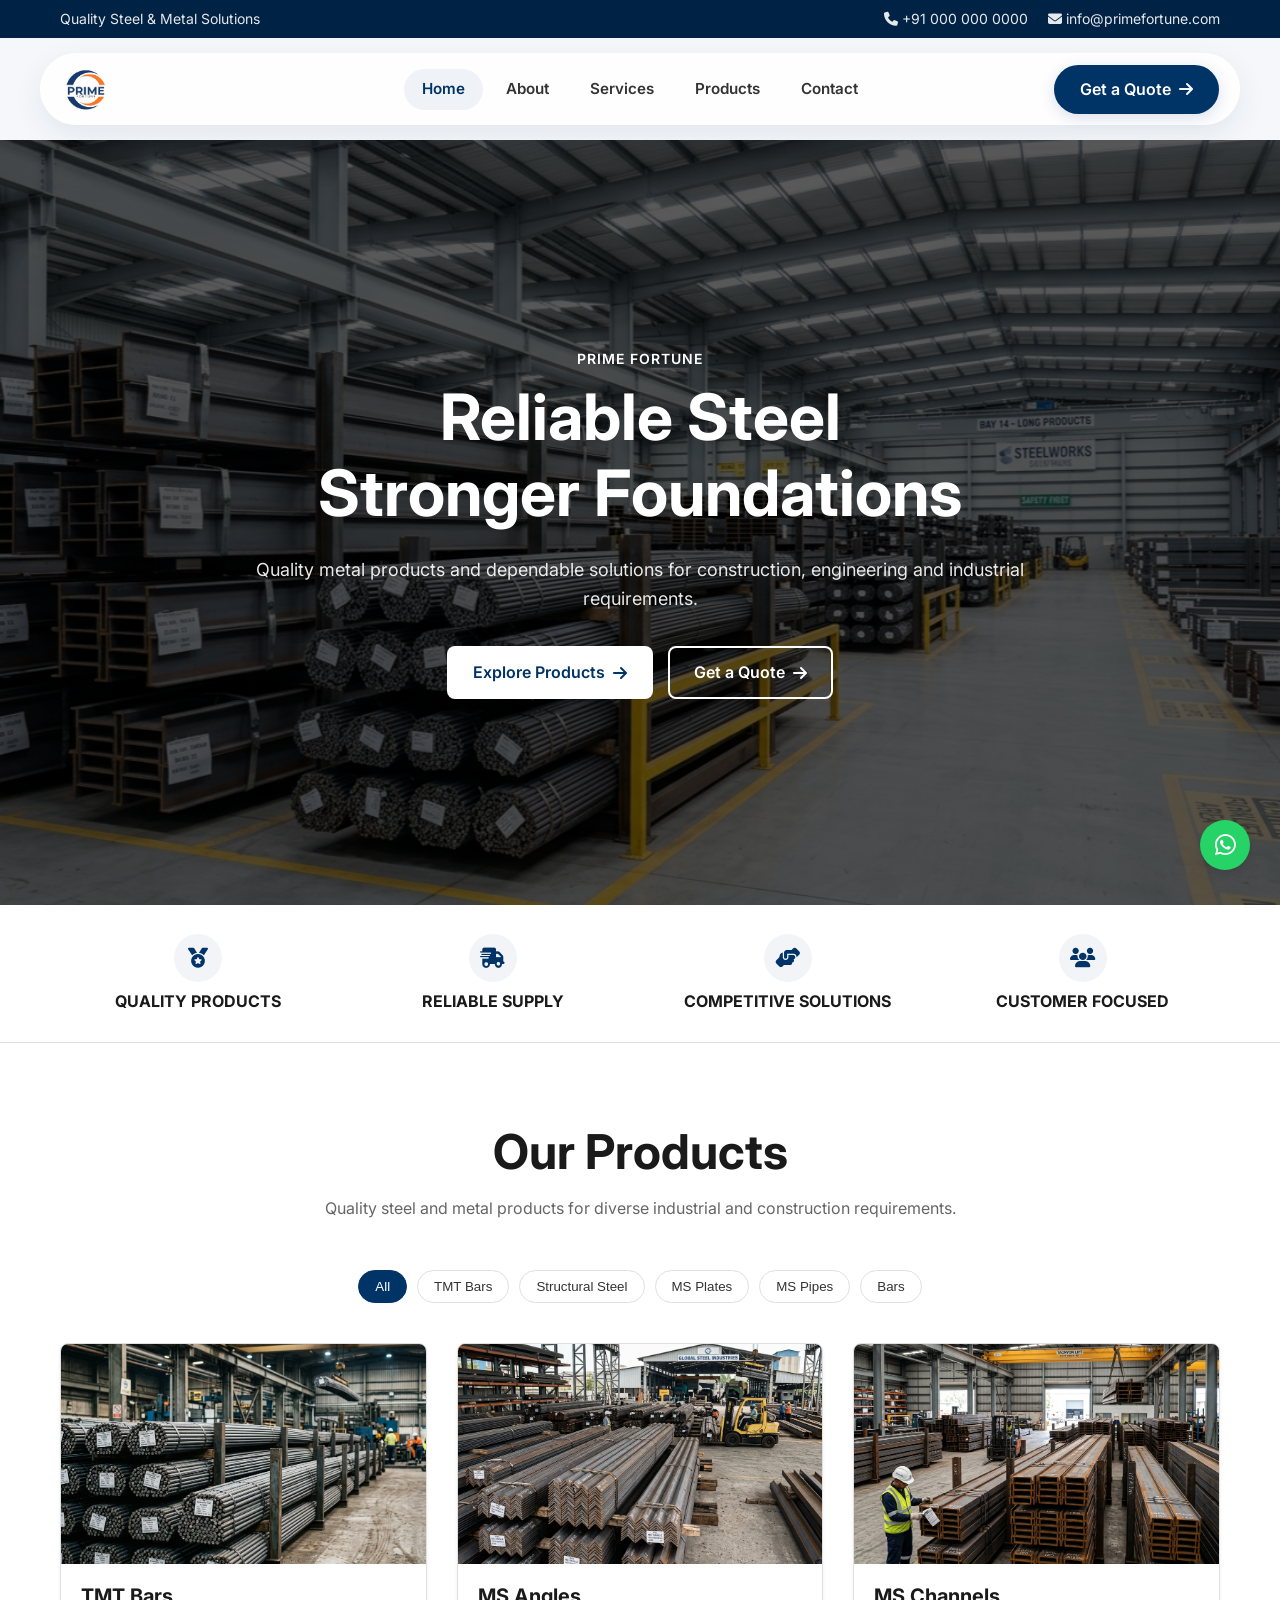
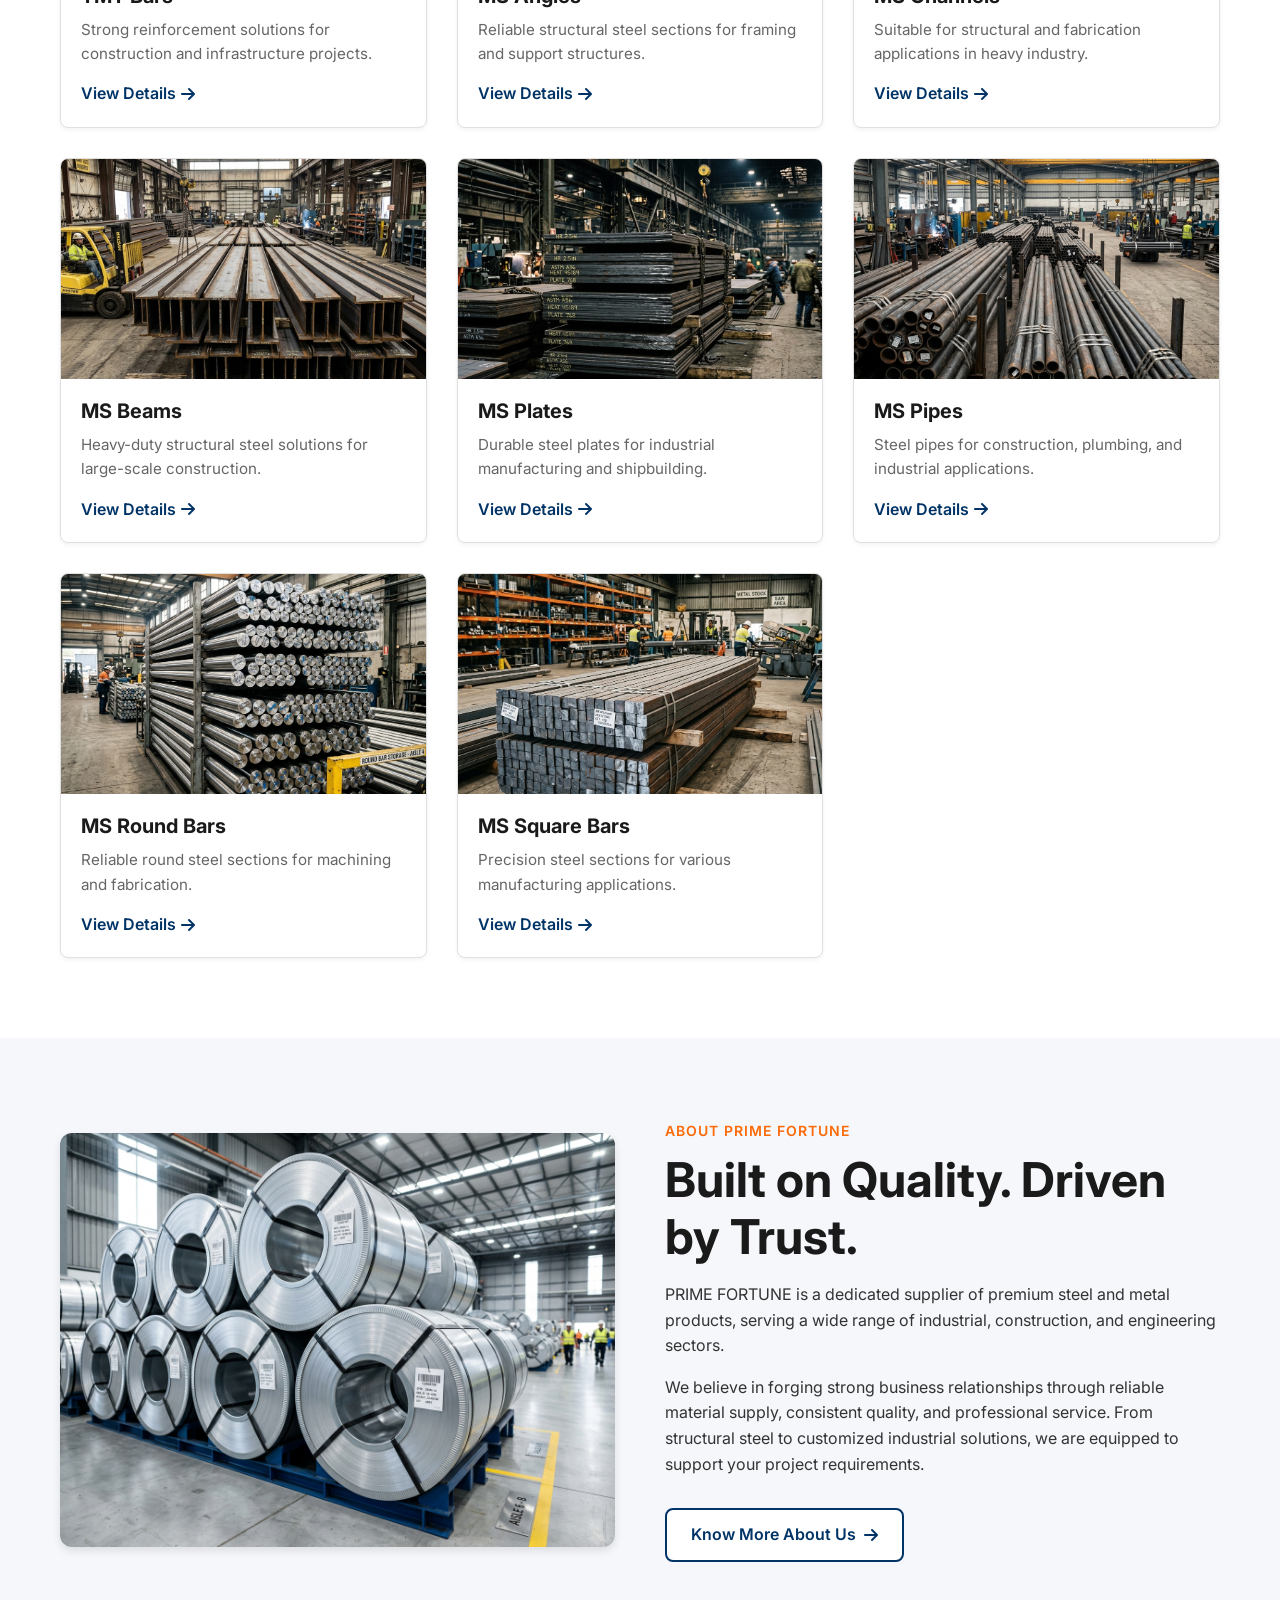
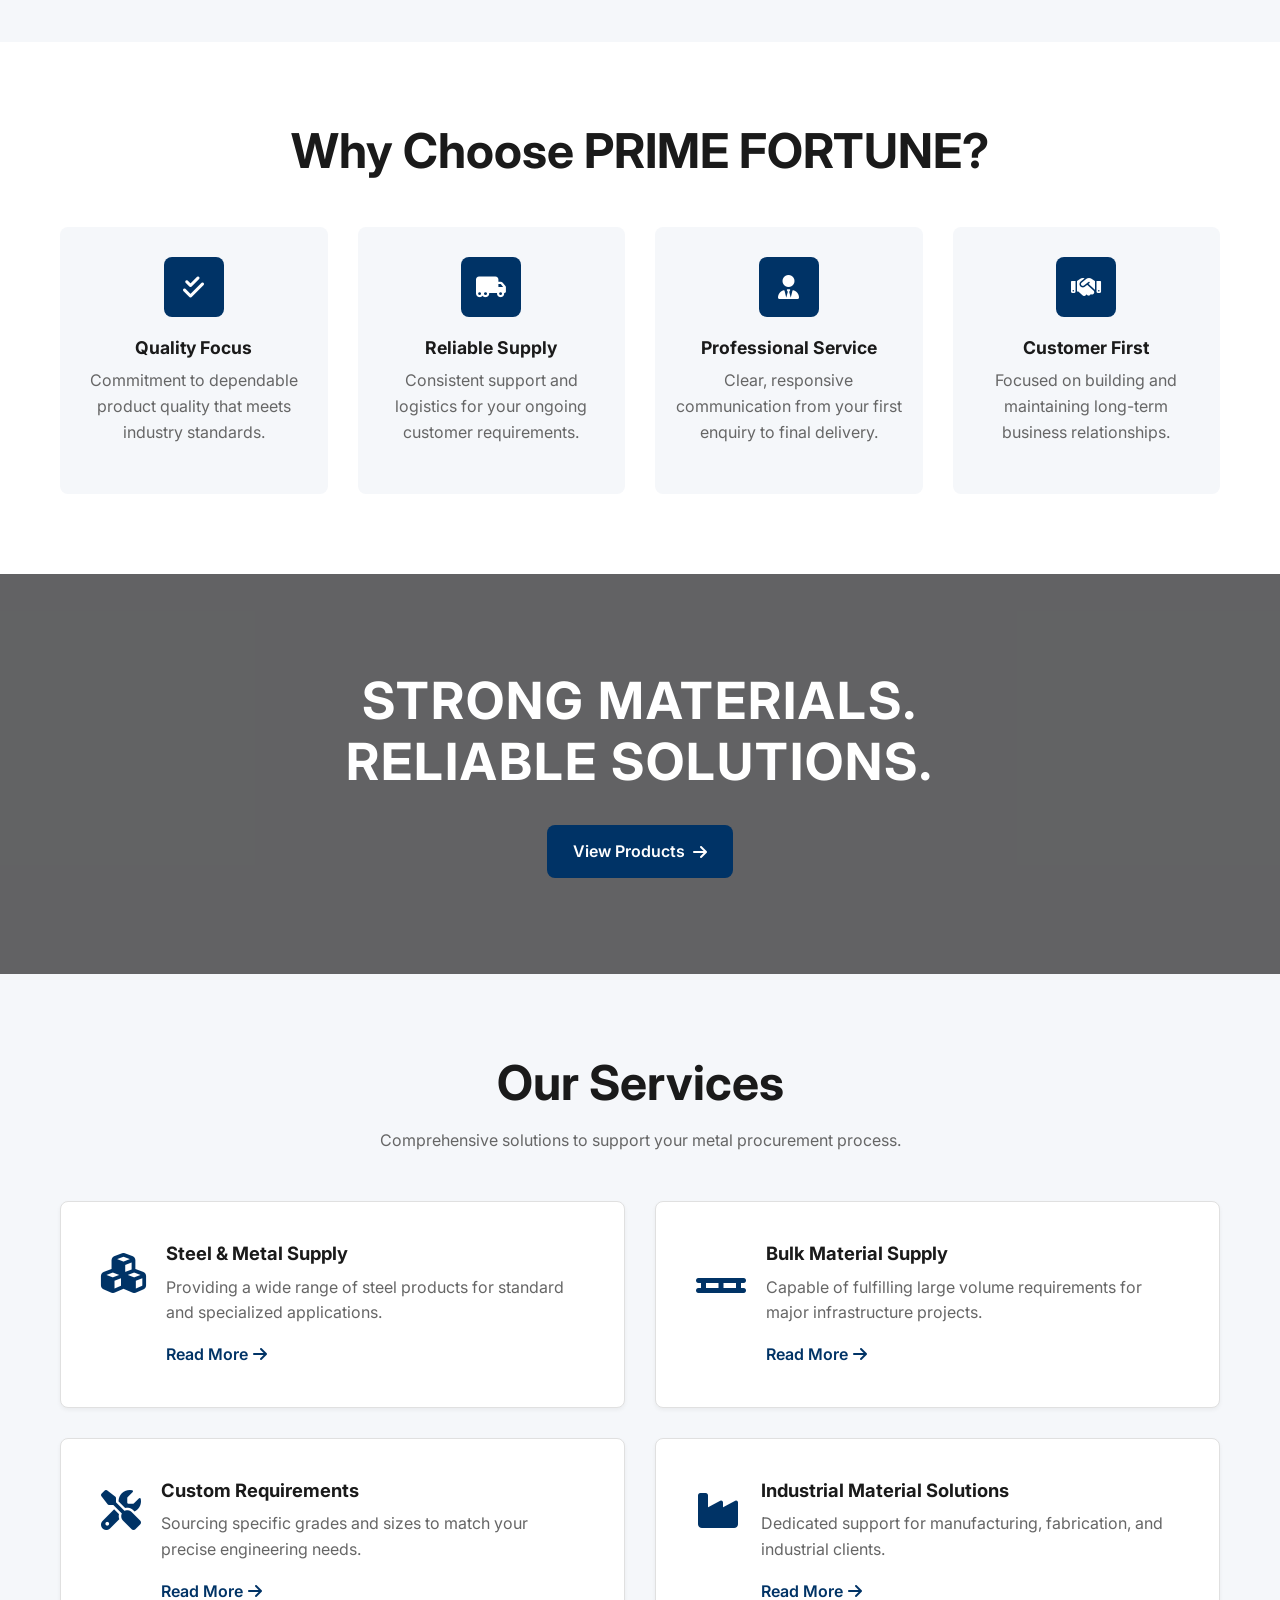
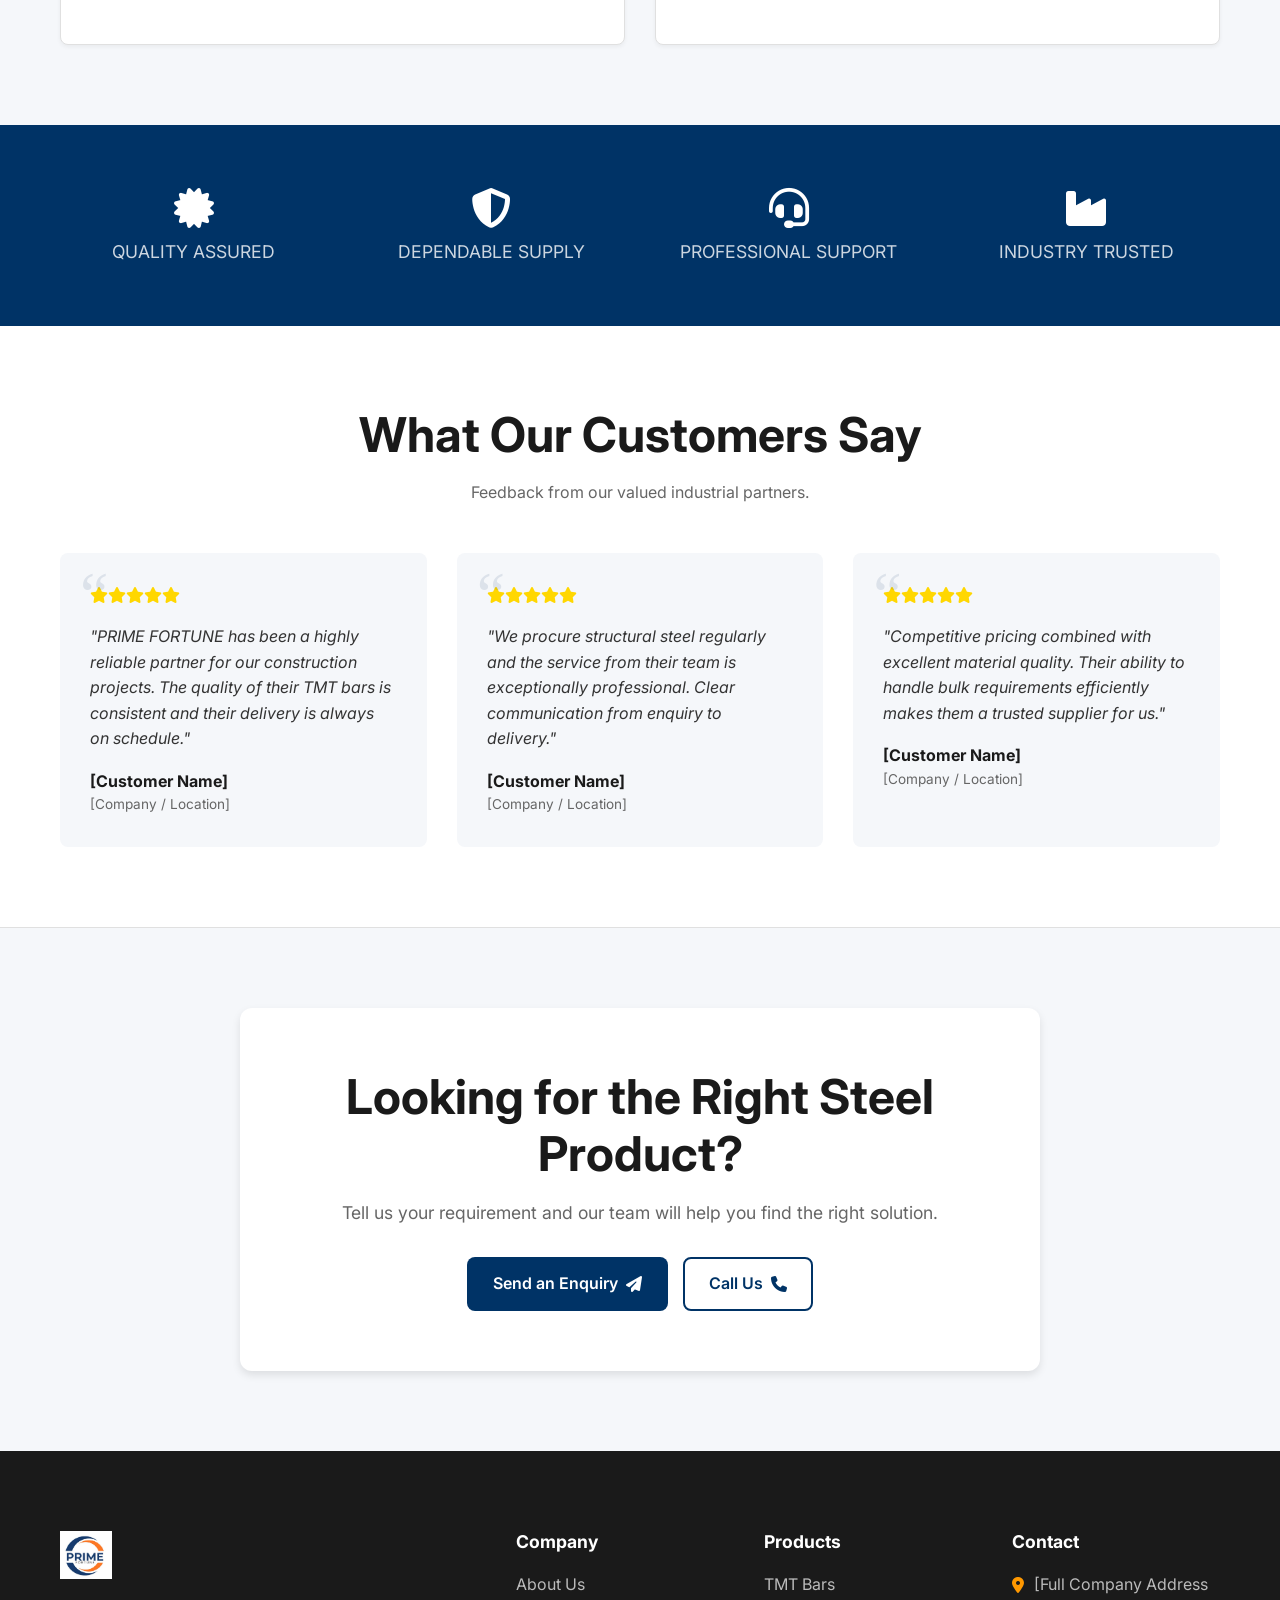
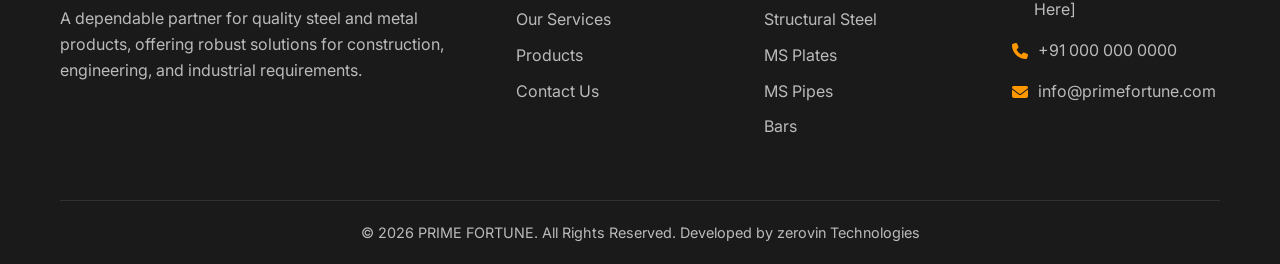
<file: index.html>
<!DOCTYPE html>
<html lang="en">
<head>
    <meta charset="UTF-8">
    <meta name="viewport" content="width=device-width, initial-scale=1.0">
    <title>PRIME FORTUNE | Steel & Metal Products</title>
    <meta name="description" content="PRIME FORTUNE provides quality steel and metal products, offering dependable solutions for construction, engineering and industrial requirements.">
    
    <!-- Google Fonts -->
    <link rel="preconnect" href="https://fonts.googleapis.com">
    <link rel="preconnect" href="https://fonts.gstatic.com" crossorigin>
    <link href="https://fonts.googleapis.com/css2?family=Inter:wght@400;500;600;700;800&display=swap" rel="stylesheet">
    
    <!-- FontAwesome -->
    <link rel="stylesheet" href="https://cdnjs.cloudflare.com/ajax/libs/font-awesome/6.4.0/css/all.min.css">
    
    <!-- Custom CSS -->
    <link rel="stylesheet" href="css/style.css">
</head>
<body>

    <!-- Top Bar -->
    <div class="top-bar">
        <div class="container">
            <div class="top-bar-left">
                Quality Steel & Metal Solutions
            </div>
            <div class="top-bar-contact">
                <a href="tel:+910000000000"><i class="fa-solid fa-phone"></i> +91 000 000 0000</a>
                <a href="mailto:info@primefortune.com"><i class="fa-solid fa-envelope"></i> info@primefortune.com</a>
            </div>
        </div>
    </div>

    <!-- Header -->
    <header class="header">
        <div class="container header-inner">
            <a href="index.html" class="logo">
                <img src="assets/images/logo.jpeg" alt="PRIME FORTUNE">
            </a>
            
            <nav class="nav-menu">
                <a href="index.html" class="nav-link active">Home</a>
                <a href="about.html" class="nav-link">About</a>
                <a href="services.html" class="nav-link">Services</a>
                <a href="products.html" class="nav-link">Products</a>
                <a href="contact.html" class="nav-link">Contact</a>
            </nav>
            
            <div class="header-right">
                <a href="contact.html" class="btn btn-primary d-desktop">Get a Quote <i class="fa-solid fa-arrow-right"></i></a>
                <button class="mobile-toggle">
                    <i class="fa-solid fa-bars"></i>
                </button>
            </div>
        </div>
    </header>

    <!-- Hero Section -->
    <section class="hero">
        <div class="hero-bg-slider">
            <div class="hero-bg slide-1 active"></div>
            <div class="hero-bg slide-2"></div>
            <div class="hero-bg slide-3"></div>
        </div>
        <div class="container" style="position: relative; z-index: 3;">
            <div class="hero-content">
                <span class="section-label" style="color: var(--white);">PRIME FORTUNE</span>
                <h1>Reliable Steel<br>Stronger Foundations</h1>
                <p>Quality metal products and dependable solutions for construction, engineering and industrial requirements.</p>
                <div class="hero-buttons">
                    <a href="products.html" class="btn btn-white">Explore Products <i class="fa-solid fa-arrow-right"></i></a>
                    <a href="contact.html" class="btn btn-outline">Get a Quote <i class="fa-solid fa-arrow-right"></i></a>
                </div>
            </div>
        </div>
    </section>

    <!-- Trust Bar -->
    <div class="trust-bar">
        <div class="container">
            <div class="trust-grid">
                <div class="trust-item">
                    <div class="trust-icon"><i class="fa-solid fa-medal"></i></div>
                    <h4>QUALITY PRODUCTS</h4>
                </div>
                <div class="trust-item">
                    <div class="trust-icon"><i class="fa-solid fa-truck-fast"></i></div>
                    <h4>RELIABLE SUPPLY</h4>
                </div>
                <div class="trust-item">
                    <div class="trust-icon"><i class="fa-solid fa-handshake-angle"></i></div>
                    <h4>COMPETITIVE SOLUTIONS</h4>
                </div>
                <div class="trust-item">
                    <div class="trust-icon"><i class="fa-solid fa-users"></i></div>
                    <h4>CUSTOMER FOCUSED</h4>
                </div>
            </div>
        </div>
    </div>

    <!-- Products Section -->
    <section class="products-section section-padding">
        <div class="container">
            <div class="section-header">
                <h2>Our Products</h2>
                <p class="text-muted">Quality steel and metal products for diverse industrial and construction requirements.</p>
            </div>

            <div class="product-filter">
                <button class="filter-btn active" data-filter="all">All</button>
                <button class="filter-btn" data-filter="tmt">TMT Bars</button>
                <button class="filter-btn" data-filter="structural">Structural Steel</button>
                <button class="filter-btn" data-filter="plates">MS Plates</button>
                <button class="filter-btn" data-filter="pipes">MS Pipes</button>
                <button class="filter-btn" data-filter="bars">Bars</button>
            </div>

            <div class="product-grid">
                <!-- Product 1 -->
                <div class="product-card" data-category="tmt">
                    <div class="product-img">
                        <img src="assets/images/tmt_bars.png" alt="TMT Bars">
                    </div>
                    <div class="product-info">
                        <h3>TMT Bars</h3>
                        <p>Strong reinforcement solutions for construction and infrastructure projects.</p>
                        <a href="products.html" class="product-link">View Details <i class="fa-solid fa-arrow-right"></i></a>
                    </div>
                </div>

                <!-- Product 2 -->
                <div class="product-card" data-category="structural">
                    <div class="product-img">
                        <img src="assets/images/ms_angles.png" alt="MS Angles">
                    </div>
                    <div class="product-info">
                        <h3>MS Angles</h3>
                        <p>Reliable structural steel sections for framing and support structures.</p>
                        <a href="products.html" class="product-link">View Details <i class="fa-solid fa-arrow-right"></i></a>
                    </div>
                </div>

                <!-- Product 3 -->
                <div class="product-card" data-category="structural">
                    <div class="product-img">
                        <img src="assets/images/ms_channels.png" alt="MS Channels">
                    </div>
                    <div class="product-info">
                        <h3>MS Channels</h3>
                        <p>Suitable for structural and fabrication applications in heavy industry.</p>
                        <a href="products.html" class="product-link">View Details <i class="fa-solid fa-arrow-right"></i></a>
                    </div>
                </div>

                <!-- Product 4 -->
                <div class="product-card" data-category="structural">
                    <div class="product-img">
                        <img src="assets/images/ms_beams.png" alt="MS Beams">
                    </div>
                    <div class="product-info">
                        <h3>MS Beams</h3>
                        <p>Heavy-duty structural steel solutions for large-scale construction.</p>
                        <a href="products.html" class="product-link">View Details <i class="fa-solid fa-arrow-right"></i></a>
                    </div>
                </div>

                <!-- Product 5 -->
                <div class="product-card" data-category="plates">
                    <div class="product-img">
                        <img src="assets/images/ms_plates.png" alt="MS Plates">
                    </div>
                    <div class="product-info">
                        <h3>MS Plates</h3>
                        <p>Durable steel plates for industrial manufacturing and shipbuilding.</p>
                        <a href="products.html" class="product-link">View Details <i class="fa-solid fa-arrow-right"></i></a>
                    </div>
                </div>

                <!-- Product 6 -->
                <div class="product-card" data-category="pipes">
                    <div class="product-img">
                        <img src="assets/images/ms_pipes.png" alt="MS Pipes">
                    </div>
                    <div class="product-info">
                        <h3>MS Pipes</h3>
                        <p>Steel pipes for construction, plumbing, and industrial applications.</p>
                        <a href="products.html" class="product-link">View Details <i class="fa-solid fa-arrow-right"></i></a>
                    </div>
                </div>
                
                <!-- Product 7 -->
                <div class="product-card" data-category="bars">
                    <div class="product-img">
                        <img src="assets/images/ms_round_bars.png" alt="MS Round Bars">
                    </div>
                    <div class="product-info">
                        <h3>MS Round Bars</h3>
                        <p>Reliable round steel sections for machining and fabrication.</p>
                        <a href="products.html" class="product-link">View Details <i class="fa-solid fa-arrow-right"></i></a>
                    </div>
                </div>

                <!-- Product 8 -->
                <div class="product-card" data-category="bars">
                    <div class="product-img">
                        <img src="assets/images/ms_square_bars.png" alt="MS Square Bars">
                    </div>
                    <div class="product-info">
                        <h3>MS Square Bars</h3>
                        <p>Precision steel sections for various manufacturing applications.</p>
                        <a href="products.html" class="product-link">View Details <i class="fa-solid fa-arrow-right"></i></a>
                    </div>
                </div>
            </div>
        </div>
    </section>

    <!-- About Preview -->
    <section class="about-preview section-padding">
        <div class="container">
            <div class="about-grid">
                <div class="about-img">
                    <img src="assets/images/about_img.jpg" alt="Prime Fortune Industrial Facility">
                </div>
                <div class="about-content">
                    <span class="section-label">ABOUT PRIME FORTUNE</span>
                    <h2>Built on Quality. Driven by Trust.</h2>
                    <p>PRIME FORTUNE is a dedicated supplier of premium steel and metal products, serving a wide range of industrial, construction, and engineering sectors.</p>
                    <p>We believe in forging strong business relationships through reliable material supply, consistent quality, and professional service. From structural steel to customized industrial solutions, we are equipped to support your project requirements.</p>
                    <a href="about.html" class="btn btn-secondary" style="margin-top: 15px;">Know More About Us <i class="fa-solid fa-arrow-right"></i></a>
                </div>
            </div>
        </div>
    </section>

    <!-- Why Choose Us -->
    <section class="features-section section-padding">
        <div class="container">
            <div class="section-header">
                <h2>Why Choose PRIME FORTUNE?</h2>
            </div>
            
            <div class="features-grid">
                <div class="feature-block">
                    <div class="feature-icon"><i class="fa-solid fa-check-double"></i></div>
                    <h3>Quality Focus</h3>
                    <p class="text-muted">Commitment to dependable product quality that meets industry standards.</p>
                </div>
                <div class="feature-block">
                    <div class="feature-icon"><i class="fa-solid fa-truck-moving"></i></div>
                    <h3>Reliable Supply</h3>
                    <p class="text-muted">Consistent support and logistics for your ongoing customer requirements.</p>
                </div>
                <div class="feature-block">
                    <div class="feature-icon"><i class="fa-solid fa-user-tie"></i></div>
                    <h3>Professional Service</h3>
                    <p class="text-muted">Clear, responsive communication from your first enquiry to final delivery.</p>
                </div>
                <div class="feature-block">
                    <div class="feature-icon"><i class="fa-solid fa-handshake"></i></div>
                    <h3>Customer First</h3>
                    <p class="text-muted">Focused on building and maintaining long-term business relationships.</p>
                </div>
            </div>
        </div>
    </section>

    <!-- Industrial Image Banner -->
    <section class="image-banner" style="background-image: url('assets/images/banner_bg.jpg');">
        <div class="container">
            <div class="banner-content">
                <h2>STRONG MATERIALS.<br>RELIABLE SOLUTIONS.</h2>
                <a href="products.html" class="btn btn-primary">View Products <i class="fa-solid fa-arrow-right"></i></a>
            </div>
        </div>
    </section>

    <!-- Services Section -->
    <section class="services-section section-padding">
        <div class="container">
            <div class="section-header">
                <h2>Our Services</h2>
                <p class="text-muted">Comprehensive solutions to support your metal procurement process.</p>
            </div>

            <div class="services-grid">
                <div class="service-card">
                    <div class="service-icon"><i class="fa-solid fa-cubes"></i></div>
                    <div class="service-info">
                        <h3>Steel & Metal Supply</h3>
                        <p class="text-muted">Providing a wide range of steel products for standard and specialized applications.</p>
                        <a href="services.html" class="product-link">Read More <i class="fa-solid fa-arrow-right"></i></a>
                    </div>
                </div>
                <div class="service-card">
                    <div class="service-icon"><i class="fa-solid fa-pallet"></i></div>
                    <div class="service-info">
                        <h3>Bulk Material Supply</h3>
                        <p class="text-muted">Capable of fulfilling large volume requirements for major infrastructure projects.</p>
                        <a href="services.html" class="product-link">Read More <i class="fa-solid fa-arrow-right"></i></a>
                    </div>
                </div>
                <div class="service-card">
                    <div class="service-icon"><i class="fa-solid fa-screwdriver-wrench"></i></div>
                    <div class="service-info">
                        <h3>Custom Requirements</h3>
                        <p class="text-muted">Sourcing specific grades and sizes to match your precise engineering needs.</p>
                        <a href="services.html" class="product-link">Read More <i class="fa-solid fa-arrow-right"></i></a>
                    </div>
                </div>
                <div class="service-card">
                    <div class="service-icon"><i class="fa-solid fa-industry"></i></div>
                    <div class="service-info">
                        <h3>Industrial Material Solutions</h3>
                        <p class="text-muted">Dedicated support for manufacturing, fabrication, and industrial clients.</p>
                        <a href="services.html" class="product-link">Read More <i class="fa-solid fa-arrow-right"></i></a>
                    </div>
                </div>
            </div>
        </div>
    </section>

    <!-- Trust / Business Highlights -->
    <section class="stats-section">
        <div class="container">
            <div class="stats-grid">
                <div class="stat-item">
                    <h3><i class="fa-solid fa-certificate"></i></h3>
                    <p>QUALITY ASSURED</p>
                </div>
                <div class="stat-item">
                    <h3><i class="fa-solid fa-shield-halved"></i></h3>
                    <p>DEPENDABLE SUPPLY</p>
                </div>
                <div class="stat-item">
                    <h3><i class="fa-solid fa-headset"></i></h3>
                    <p>PROFESSIONAL SUPPORT</p>
                </div>
                <div class="stat-item">
                    <h3><i class="fa-solid fa-industry"></i></h3>
                    <p>INDUSTRY TRUSTED</p>
                </div>
            </div>
        </div>
    </section>

    <!-- Testimonials -->
    <section class="testimonials-section section-padding">
        <div class="container">
            <div class="section-header">
                <h2>What Our Customers Say</h2>
                <p class="text-muted">Feedback from our valued industrial partners.</p>
            </div>

            <div class="testimonials-grid">
                <div class="testimonial-card">
                    <div class="stars">
                        <i class="fa-solid fa-star"></i><i class="fa-solid fa-star"></i><i class="fa-solid fa-star"></i><i class="fa-solid fa-star"></i><i class="fa-solid fa-star"></i>
                    </div>
                    <p class="testimonial-text">"PRIME FORTUNE has been a highly reliable partner for our construction projects. The quality of their TMT bars is consistent and their delivery is always on schedule."</p>
                    <div class="testimonial-author">
                        <h4>[Customer Name]</h4>
                        <span>[Company / Location]</span>
                    </div>
                </div>
                <div class="testimonial-card">
                    <div class="stars">
                        <i class="fa-solid fa-star"></i><i class="fa-solid fa-star"></i><i class="fa-solid fa-star"></i><i class="fa-solid fa-star"></i><i class="fa-solid fa-star"></i>
                    </div>
                    <p class="testimonial-text">"We procure structural steel regularly and the service from their team is exceptionally professional. Clear communication from enquiry to delivery."</p>
                    <div class="testimonial-author">
                        <h4>[Customer Name]</h4>
                        <span>[Company / Location]</span>
                    </div>
                </div>
                <div class="testimonial-card">
                    <div class="stars">
                        <i class="fa-solid fa-star"></i><i class="fa-solid fa-star"></i><i class="fa-solid fa-star"></i><i class="fa-solid fa-star"></i><i class="fa-solid fa-star"></i>
                    </div>
                    <p class="testimonial-text">"Competitive pricing combined with excellent material quality. Their ability to handle bulk requirements efficiently makes them a trusted supplier for us."</p>
                    <div class="testimonial-author">
                        <h4>[Customer Name]</h4>
                        <span>[Company / Location]</span>
                    </div>
                </div>
            </div>
        </div>
    </section>

    <!-- Product Enquiry CTA -->
    <section class="cta-section">
        <div class="container">
            <div class="cta-content">
                <h2>Looking for the Right Steel Product?</h2>
                <p class="text-muted" style="font-size: 1.1rem;">Tell us your requirement and our team will help you find the right solution.</p>
                <div class="cta-buttons">
                    <a href="contact.html" class="btn btn-primary">Send an Enquiry <i class="fa-solid fa-paper-plane"></i></a>
                    <a href="tel:+910000000000" class="btn btn-outline" style="border-color: var(--primary); color: var(--primary);">Call Us <i class="fa-solid fa-phone"></i></a>
                </div>
            </div>
        </div>
    </section>

    <!-- Footer -->
    <footer class="footer">
        <div class="container">
            <div class="footer-top">
                <div class="footer-col">
                    <a href="index.html" class="footer-logo">
                        <img src="assets/images/logo.jpeg" alt="PRIME FORTUNE">
                    </a>
                    <p>A dependable partner for quality steel and metal products, offering robust solutions for construction, engineering, and industrial requirements.</p>
                </div>
                
                <div class="footer-col">
                    <h4>Company</h4>
                    <div class="footer-links">
                        <a href="about.html">About Us</a>
                        <a href="services.html">Our Services</a>
                        <a href="products.html">Products</a>
                        <a href="contact.html">Contact Us</a>
                    </div>
                </div>
                
                <div class="footer-col">
                    <h4>Products</h4>
                    <div class="footer-links">
                        <a href="products.html">TMT Bars</a>
                        <a href="products.html">Structural Steel</a>
                        <a href="products.html">MS Plates</a>
                        <a href="products.html">MS Pipes</a>
                        <a href="products.html">Bars</a>
                    </div>
                </div>
                
                <div class="footer-col">
                    <h4>Contact</h4>
                    <ul class="footer-contact">
                        <li>
                            <i class="fa-solid fa-location-dot"></i>
                            <span>[Full Company Address Here]</span>
                        </li>
                        <li>
                            <i class="fa-solid fa-phone"></i>
                            <span>+91 000 000 0000</span>
                        </li>
                        <li>
                            <i class="fa-solid fa-envelope"></i>
                            <span>info@primefortune.com</span>
                        </li>
                    </ul>
                </div>
            </div>
            
            <div class="footer-bottom">
                <p>&copy; 2026 PRIME FORTUNE. All Rights Reserved. Developed by zerovin Technologies</p>
            </div>
        </div>
    </footer>

    <!-- FABs -->
    <div class="fab-container">
        <a href="https://wa.me/910000000000" class="fab fab-whatsapp" title="Chat on WhatsApp"><i class="fa-brands fa-whatsapp"></i></a>
    </div>

    <script src="js/main.js"></script>
</body>
</html>
</file>
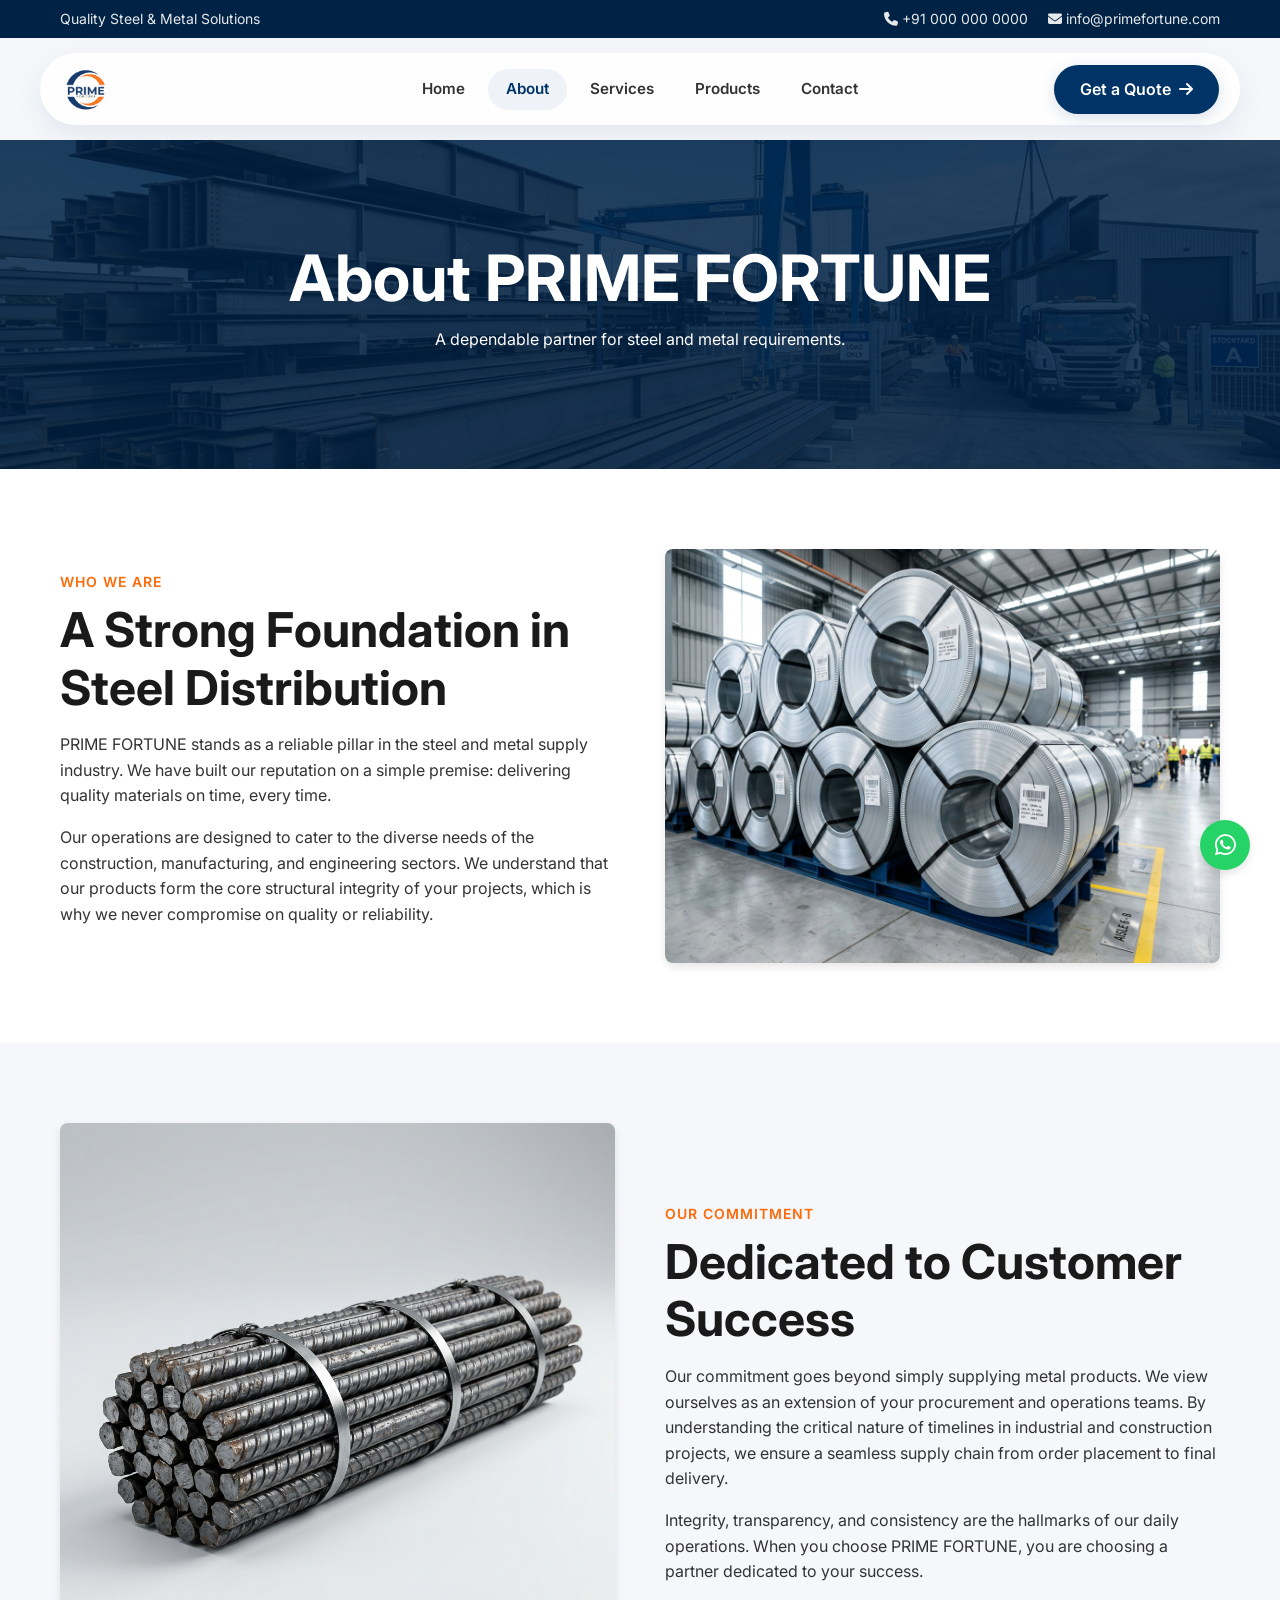
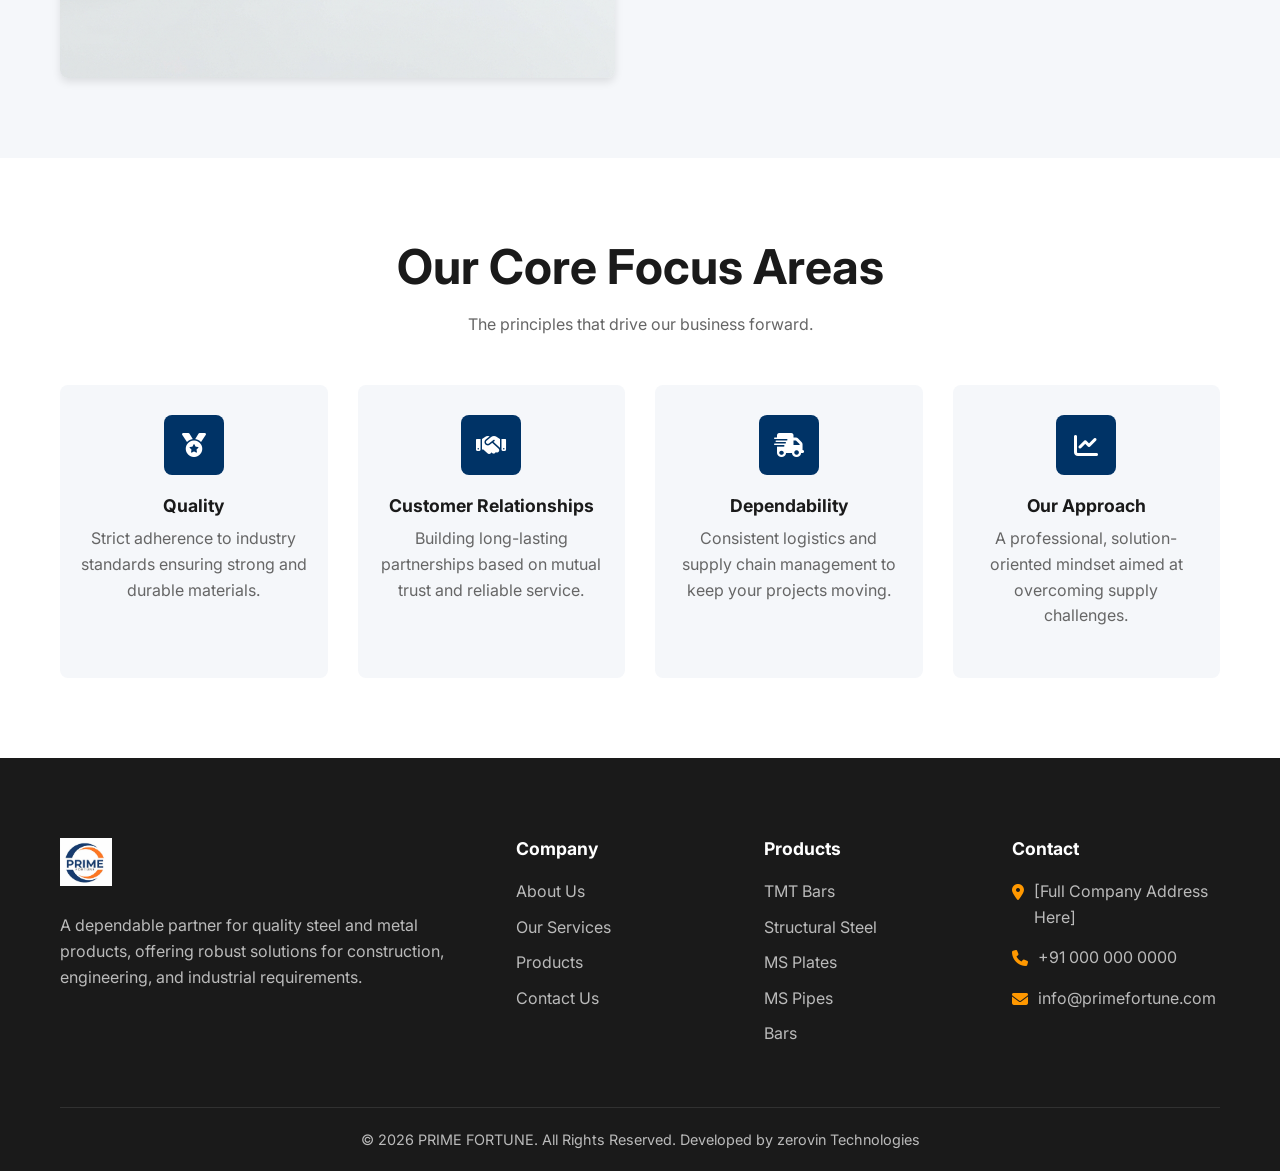
<file: about.html>
<!DOCTYPE html>
<html lang="en">
<head>
    <meta charset="UTF-8">
    <meta name="viewport" content="width=device-width, initial-scale=1.0">
    <title>About PRIME FORTUNE | Steel & Metal Solutions</title>
    <meta name="description" content="Learn about PRIME FORTUNE, a dependable partner for quality steel and metal requirements serving various industries.">
    
    <!-- Google Fonts -->
    <link rel="preconnect" href="https://fonts.googleapis.com">
    <link rel="preconnect" href="https://fonts.gstatic.com" crossorigin>
    <link href="https://fonts.googleapis.com/css2?family=Inter:wght@400;500;600;700;800&display=swap" rel="stylesheet">
    
    <!-- FontAwesome -->
    <link rel="stylesheet" href="https://cdnjs.cloudflare.com/ajax/libs/font-awesome/6.4.0/css/all.min.css">
    
    <!-- Custom CSS -->
    <link rel="stylesheet" href="css/style.css">
</head>
<body>

    <!-- Top Bar -->
    <div class="top-bar">
        <div class="container">
            <div class="top-bar-left">
                Quality Steel & Metal Solutions
            </div>
            <div class="top-bar-contact">
                <a href="tel:+910000000000"><i class="fa-solid fa-phone"></i> +91 000 000 0000</a>
                <a href="mailto:info@primefortune.com"><i class="fa-solid fa-envelope"></i> info@primefortune.com</a>
            </div>
        </div>
    </div>

    <!-- Header -->
    <header class="header">
        <div class="container header-inner">
            <a href="index.html" class="logo">
                <img src="assets/images/logo.jpeg" alt="PRIME FORTUNE">
            </a>
            
            <nav class="nav-menu">
                <a href="index.html" class="nav-link">Home</a>
                <a href="about.html" class="nav-link active">About</a>
                <a href="services.html" class="nav-link">Services</a>
                <a href="products.html" class="nav-link">Products</a>
                <a href="contact.html" class="nav-link">Contact</a>
            </nav>
            
            <div class="header-right">
                <a href="contact.html" class="btn btn-primary d-desktop">Get a Quote <i class="fa-solid fa-arrow-right"></i></a>
                <button class="mobile-toggle">
                    <i class="fa-solid fa-bars"></i>
                </button>
            </div>
        </div>
    </header>

    <!-- Page Header -->
    <div class="page-header" style="background-image: url('assets/images/banner_bg.jpg');">
        <div class="container">
            <h1>About PRIME FORTUNE</h1>
            <p>A dependable partner for steel and metal requirements.</p>
        </div>
    </div>

    <!-- Who We Are -->
    <section class="section-padding" style="background-color: var(--white);">
        <div class="container">
            <div class="about-section">
                <div class="about-text">
                    <span class="section-label">Who We Are</span>
                    <h2>A Strong Foundation in Steel Distribution</h2>
                    <p>PRIME FORTUNE stands as a reliable pillar in the steel and metal supply industry. We have built our reputation on a simple premise: delivering quality materials on time, every time.</p>
                    <p>Our operations are designed to cater to the diverse needs of the construction, manufacturing, and engineering sectors. We understand that our products form the core structural integrity of your projects, which is why we never compromise on quality or reliability.</p>
                </div>
                <div class="about-image">
                    <img src="assets/images/about_img.jpg" alt="Prime Fortune Facility" style="border-radius: var(--radius); box-shadow: var(--shadow-md);">
                </div>
            </div>
        </div>
    </section>

    <!-- Our Commitment -->
    <section class="section-padding" style="background-color: var(--light);">
        <div class="container">
            <div class="about-section reverse">
                <div class="about-text">
                    <span class="section-label">Our Commitment</span>
                    <h2>Dedicated to Customer Success</h2>
                    <p>Our commitment goes beyond simply supplying metal products. We view ourselves as an extension of your procurement and operations teams. By understanding the critical nature of timelines in industrial and construction projects, we ensure a seamless supply chain from order placement to final delivery.</p>
                    <p>Integrity, transparency, and consistency are the hallmarks of our daily operations. When you choose PRIME FORTUNE, you are choosing a partner dedicated to your success.</p>
                </div>
                <div class="about-image">
                    <img src="assets/images/product_img.jpg" alt="Steel Products" style="border-radius: var(--radius); box-shadow: var(--shadow-md);">
                </div>
            </div>
        </div>
    </section>

    <!-- Core Values -->
    <section class="section-padding" style="background-color: var(--white);">
        <div class="container">
            <div class="section-header">
                <h2>Our Core Focus Areas</h2>
                <p class="text-muted">The principles that drive our business forward.</p>
            </div>
            
            <div class="features-grid">
                <div class="feature-block">
                    <div class="feature-icon"><i class="fa-solid fa-medal"></i></div>
                    <h3>Quality</h3>
                    <p class="text-muted">Strict adherence to industry standards ensuring strong and durable materials.</p>
                </div>
                <div class="feature-block">
                    <div class="feature-icon"><i class="fa-solid fa-handshake"></i></div>
                    <h3>Customer Relationships</h3>
                    <p class="text-muted">Building long-lasting partnerships based on mutual trust and reliable service.</p>
                </div>
                <div class="feature-block">
                    <div class="feature-icon"><i class="fa-solid fa-truck-fast"></i></div>
                    <h3>Dependability</h3>
                    <p class="text-muted">Consistent logistics and supply chain management to keep your projects moving.</p>
                </div>
                <div class="feature-block">
                    <div class="feature-icon"><i class="fa-solid fa-chart-line"></i></div>
                    <h3>Our Approach</h3>
                    <p class="text-muted">A professional, solution-oriented mindset aimed at overcoming supply challenges.</p>
                </div>
            </div>
        </div>
    </section>

    <!-- Footer -->
    <footer class="footer">
        <div class="container">
            <div class="footer-top">
                <div class="footer-col">
                    <a href="index.html" class="footer-logo">
                        <img src="assets/images/logo.jpeg" alt="PRIME FORTUNE">
                    </a>
                    <p>A dependable partner for quality steel and metal products, offering robust solutions for construction, engineering, and industrial requirements.</p>
                </div>
                
                <div class="footer-col">
                    <h4>Company</h4>
                    <div class="footer-links">
                        <a href="about.html">About Us</a>
                        <a href="services.html">Our Services</a>
                        <a href="products.html">Products</a>
                        <a href="contact.html">Contact Us</a>
                    </div>
                </div>
                
                <div class="footer-col">
                    <h4>Products</h4>
                    <div class="footer-links">
                        <a href="products.html">TMT Bars</a>
                        <a href="products.html">Structural Steel</a>
                        <a href="products.html">MS Plates</a>
                        <a href="products.html">MS Pipes</a>
                        <a href="products.html">Bars</a>
                    </div>
                </div>
                
                <div class="footer-col">
                    <h4>Contact</h4>
                    <ul class="footer-contact">
                        <li>
                            <i class="fa-solid fa-location-dot"></i>
                            <span>[Full Company Address Here]</span>
                        </li>
                        <li>
                            <i class="fa-solid fa-phone"></i>
                            <span>+91 000 000 0000</span>
                        </li>
                        <li>
                            <i class="fa-solid fa-envelope"></i>
                            <span>info@primefortune.com</span>
                        </li>
                    </ul>
                </div>
            </div>
            
            <div class="footer-bottom">
                <p>&copy; 2026 PRIME FORTUNE. All Rights Reserved. Developed by zerovin Technologies</p>
            </div>
        </div>
    </footer>

    <!-- FABs -->
    <div class="fab-container">
        <a href="https://wa.me/910000000000" class="fab fab-whatsapp" title="Chat on WhatsApp"><i class="fa-brands fa-whatsapp"></i></a>
    </div>

    <script src="js/main.js"></script>
</body>
</html>
</file>
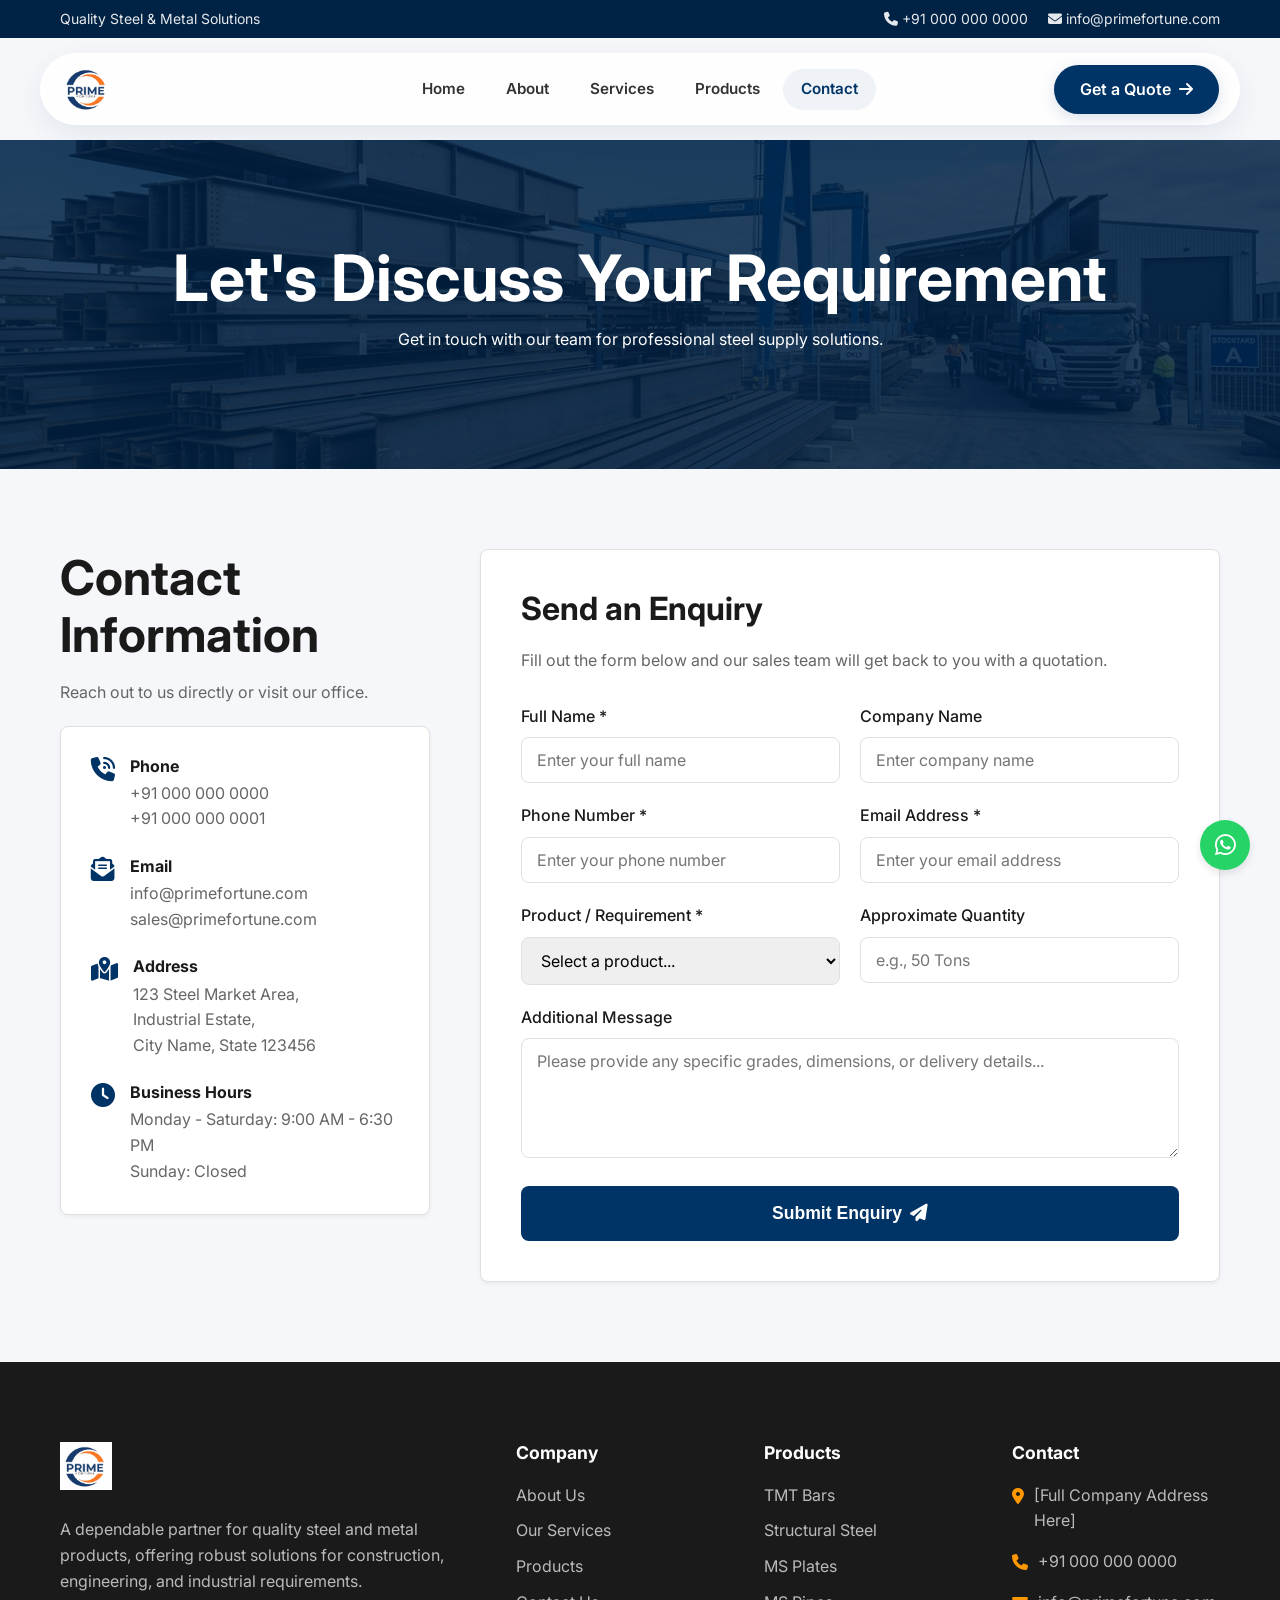
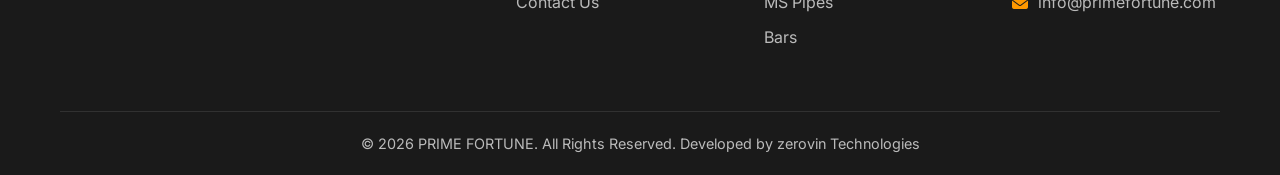
<file: contact.html>
<!DOCTYPE html>
<html lang="en">
<head>
    <meta charset="UTF-8">
    <meta name="viewport" content="width=device-width, initial-scale=1.0">
    <title>Contact PRIME FORTUNE | Steel & Metal Enquiries</title>
    <meta name="description" content="Contact PRIME FORTUNE for your steel and metal product requirements. Submit an enquiry or reach out via phone and email.">
    
    <link rel="preconnect" href="https://fonts.googleapis.com">
    <link rel="preconnect" href="https://fonts.gstatic.com" crossorigin>
    <link href="https://fonts.googleapis.com/css2?family=Inter:wght@400;500;600;700;800&display=swap" rel="stylesheet">
    <link rel="stylesheet" href="https://cdnjs.cloudflare.com/ajax/libs/font-awesome/6.4.0/css/all.min.css">
    <link rel="stylesheet" href="css/style.css">
</head>
<body>

    <!-- Top Bar & Header -->
    <div class="top-bar">
        <div class="container">
            <div class="top-bar-left">Quality Steel & Metal Solutions</div>
            <div class="top-bar-contact">
                <a href="tel:+910000000000"><i class="fa-solid fa-phone"></i> +91 000 000 0000</a>
                <a href="mailto:info@primefortune.com"><i class="fa-solid fa-envelope"></i> info@primefortune.com</a>
            </div>
        </div>
    </div>

    <header class="header">
        <div class="container header-inner">
            <a href="index.html" class="logo">
                <img src="assets/images/logo.jpeg" alt="PRIME FORTUNE">
            </a>
            <nav class="nav-menu">
                <a href="index.html" class="nav-link">Home</a>
                <a href="about.html" class="nav-link">About</a>
                <a href="services.html" class="nav-link">Services</a>
                <a href="products.html" class="nav-link">Products</a>
                <a href="contact.html" class="nav-link active">Contact</a>
            </nav>
            <div class="header-right">
                <a href="contact.html" class="btn btn-primary d-desktop">Get a Quote <i class="fa-solid fa-arrow-right"></i></a>
                <button class="mobile-toggle"><i class="fa-solid fa-bars"></i></button>
            </div>
        </div>
    </header>

    <!-- Page Header -->
    <div class="page-header" style="background-image: url('assets/images/banner_bg.jpg');">
        <div class="container">
            <h1>Let's Discuss Your Requirement</h1>
            <p>Get in touch with our team for professional steel supply solutions.</p>
        </div>
    </div>

    <!-- Contact Section -->
    <section class="section-padding" style="background-color: var(--light);">
        <div class="container">
            <div class="contact-grid">
                
                <!-- Left: Contact Info -->
                <div class="contact-info">
                    <div class="section-header" style="text-align: left; margin-bottom: 20px;">
                        <h2>Contact Information</h2>
                        <p class="text-muted">Reach out to us directly or visit our office.</p>
                    </div>

                    <div class="contact-info-card">
                        <div class="contact-info-item">
                            <i class="fa-solid fa-phone-volume"></i>
                            <div>
                                <h4 style="margin-bottom: 5px;">Phone</h4>
                                <p class="text-muted" style="margin-bottom: 0;">
                                    <a href="tel:+910000000000">+91 000 000 0000</a><br>
                                    <a href="tel:+910000000001">+91 000 000 0001</a>
                                </p>
                            </div>
                        </div>

                        <div class="contact-info-item">
                            <i class="fa-solid fa-envelope-open-text"></i>
                            <div>
                                <h4 style="margin-bottom: 5px;">Email</h4>
                                <p class="text-muted" style="margin-bottom: 0;">
                                    <a href="mailto:info@primefortune.com">info@primefortune.com</a><br>
                                    <a href="mailto:sales@primefortune.com">sales@primefortune.com</a>
                                </p>
                            </div>
                        </div>

                        <div class="contact-info-item">
                            <i class="fa-solid fa-map-location-dot"></i>
                            <div>
                                <h4 style="margin-bottom: 5px;">Address</h4>
                                <p class="text-muted" style="margin-bottom: 0;">
                                    123 Steel Market Area,<br>
                                    Industrial Estate,<br>
                                    City Name, State 123456
                                </p>
                            </div>
                        </div>

                        <div class="contact-info-item">
                            <i class="fa-solid fa-clock"></i>
                            <div>
                                <h4 style="margin-bottom: 5px;">Business Hours</h4>
                                <p class="text-muted" style="margin-bottom: 0;">
                                    Monday - Saturday: 9:00 AM - 6:30 PM<br>
                                    Sunday: Closed
                                </p>
                            </div>
                        </div>
                    </div>
                </div>

                <!-- Right: Form -->
                <div class="contact-form-wrapper">
                    <h3 style="margin-bottom: 20px;">Send an Enquiry</h3>
                    <p class="text-muted" style="margin-bottom: 30px;">Fill out the form below and our sales team will get back to you with a quotation.</p>
                    
                    <form id="enquiryForm">
                        <div class="form-row">
                            <div class="form-group">
                                <label class="form-label" for="fullName">Full Name *</label>
                                <input type="text" id="fullName" class="form-control" required placeholder="Enter your full name">
                            </div>
                            <div class="form-group">
                                <label class="form-label" for="companyName">Company Name</label>
                                <input type="text" id="companyName" class="form-control" placeholder="Enter company name">
                            </div>
                        </div>

                        <div class="form-row">
                            <div class="form-group">
                                <label class="form-label" for="phone">Phone Number *</label>
                                <input type="tel" id="phone" class="form-control" required placeholder="Enter your phone number">
                            </div>
                            <div class="form-group">
                                <label class="form-label" for="email">Email Address *</label>
                                <input type="email" id="email" class="form-control" required placeholder="Enter your email address">
                            </div>
                        </div>

                        <div class="form-row">
                            <div class="form-group">
                                <label class="form-label" for="product">Product / Requirement *</label>
                                <select id="product" class="form-control" required>
                                    <option value="" disabled selected>Select a product...</option>
                                    <option value="TMT Bars">TMT Bars</option>
                                    <option value="Structural Steel">Structural Steel (Angles/Channels/Beams)</option>
                                    <option value="MS Plates">MS Plates</option>
                                    <option value="MS Pipes">MS Pipes & Tubes</option>
                                    <option value="Bars">Round / Square Bars</option>
                                    <option value="Other">Other Custom Requirement</option>
                                </select>
                            </div>
                            <div class="form-group">
                                <label class="form-label" for="quantity">Approximate Quantity</label>
                                <input type="text" id="quantity" class="form-control" placeholder="e.g., 50 Tons">
                            </div>
                        </div>

                        <div class="form-group">
                            <label class="form-label" for="message">Additional Message</label>
                            <textarea id="message" class="form-control" placeholder="Please provide any specific grades, dimensions, or delivery details..."></textarea>
                        </div>

                        <button type="submit" class="btn btn-primary" style="width: 100%; font-size: 1.1rem; padding: 15px;">
                            Submit Enquiry <i class="fa-solid fa-paper-plane"></i>
                        </button>
                        
                        <div class="success-message">
                            <strong><i class="fa-solid fa-circle-check"></i> Thank You!</strong> Your enquiry has been submitted successfully. Our team will contact you shortly.
                        </div>
                    </form>
                </div>

            </div>
        </div>
    </section>

    <!-- Footer -->
    <footer class="footer">
        <div class="container">
            <div class="footer-top">
                <div class="footer-col">
                    <a href="index.html" class="footer-logo">
                        <img src="assets/images/logo.jpeg" alt="PRIME FORTUNE">
                    </a>
                    <p>A dependable partner for quality steel and metal products, offering robust solutions for construction, engineering, and industrial requirements.</p>
                </div>
                <div class="footer-col">
                    <h4>Company</h4>
                    <div class="footer-links">
                        <a href="about.html">About Us</a>
                        <a href="services.html">Our Services</a>
                        <a href="products.html">Products</a>
                        <a href="contact.html">Contact Us</a>
                    </div>
                </div>
                <div class="footer-col">
                    <h4>Products</h4>
                    <div class="footer-links">
                        <a href="products.html">TMT Bars</a>
                        <a href="products.html">Structural Steel</a>
                        <a href="products.html">MS Plates</a>
                        <a href="products.html">MS Pipes</a>
                        <a href="products.html">Bars</a>
                    </div>
                </div>
                <div class="footer-col">
                    <h4>Contact</h4>
                    <ul class="footer-contact">
                        <li><i class="fa-solid fa-location-dot"></i> <span>[Full Company Address Here]</span></li>
                        <li><i class="fa-solid fa-phone"></i> <span>+91 000 000 0000</span></li>
                        <li><i class="fa-solid fa-envelope"></i> <span>info@primefortune.com</span></li>
                    </ul>
                </div>
            </div>
            <div class="footer-bottom">
                <p>&copy; 2026 PRIME FORTUNE. All Rights Reserved. Developed by zerovin Technologies</p>
            </div>
        </div>
    </footer>

    <!-- FABs -->
    <div class="fab-container">
        <a href="https://wa.me/910000000000" class="fab fab-whatsapp" title="Chat on WhatsApp"><i class="fa-brands fa-whatsapp"></i></a>
    </div>

    <script src="js/main.js"></script>
    <script>
        // Auto-select product based on URL parameter
        document.addEventListener('DOMContentLoaded', () => {
            const urlParams = new URLSearchParams(window.location.search);
            const productParam = urlParams.get('product');
            if (productParam) {
                const select = document.getElementById('product');
                for (let i = 0; i < select.options.length; i++) {
                    if (select.options[i].value.toLowerCase().includes(productParam.toLowerCase().replace('-', ' '))) {
                        select.selectedIndex = i;
                        break;
                    }
                }
            }
        });
    </script>
</body>
</html>
</file>
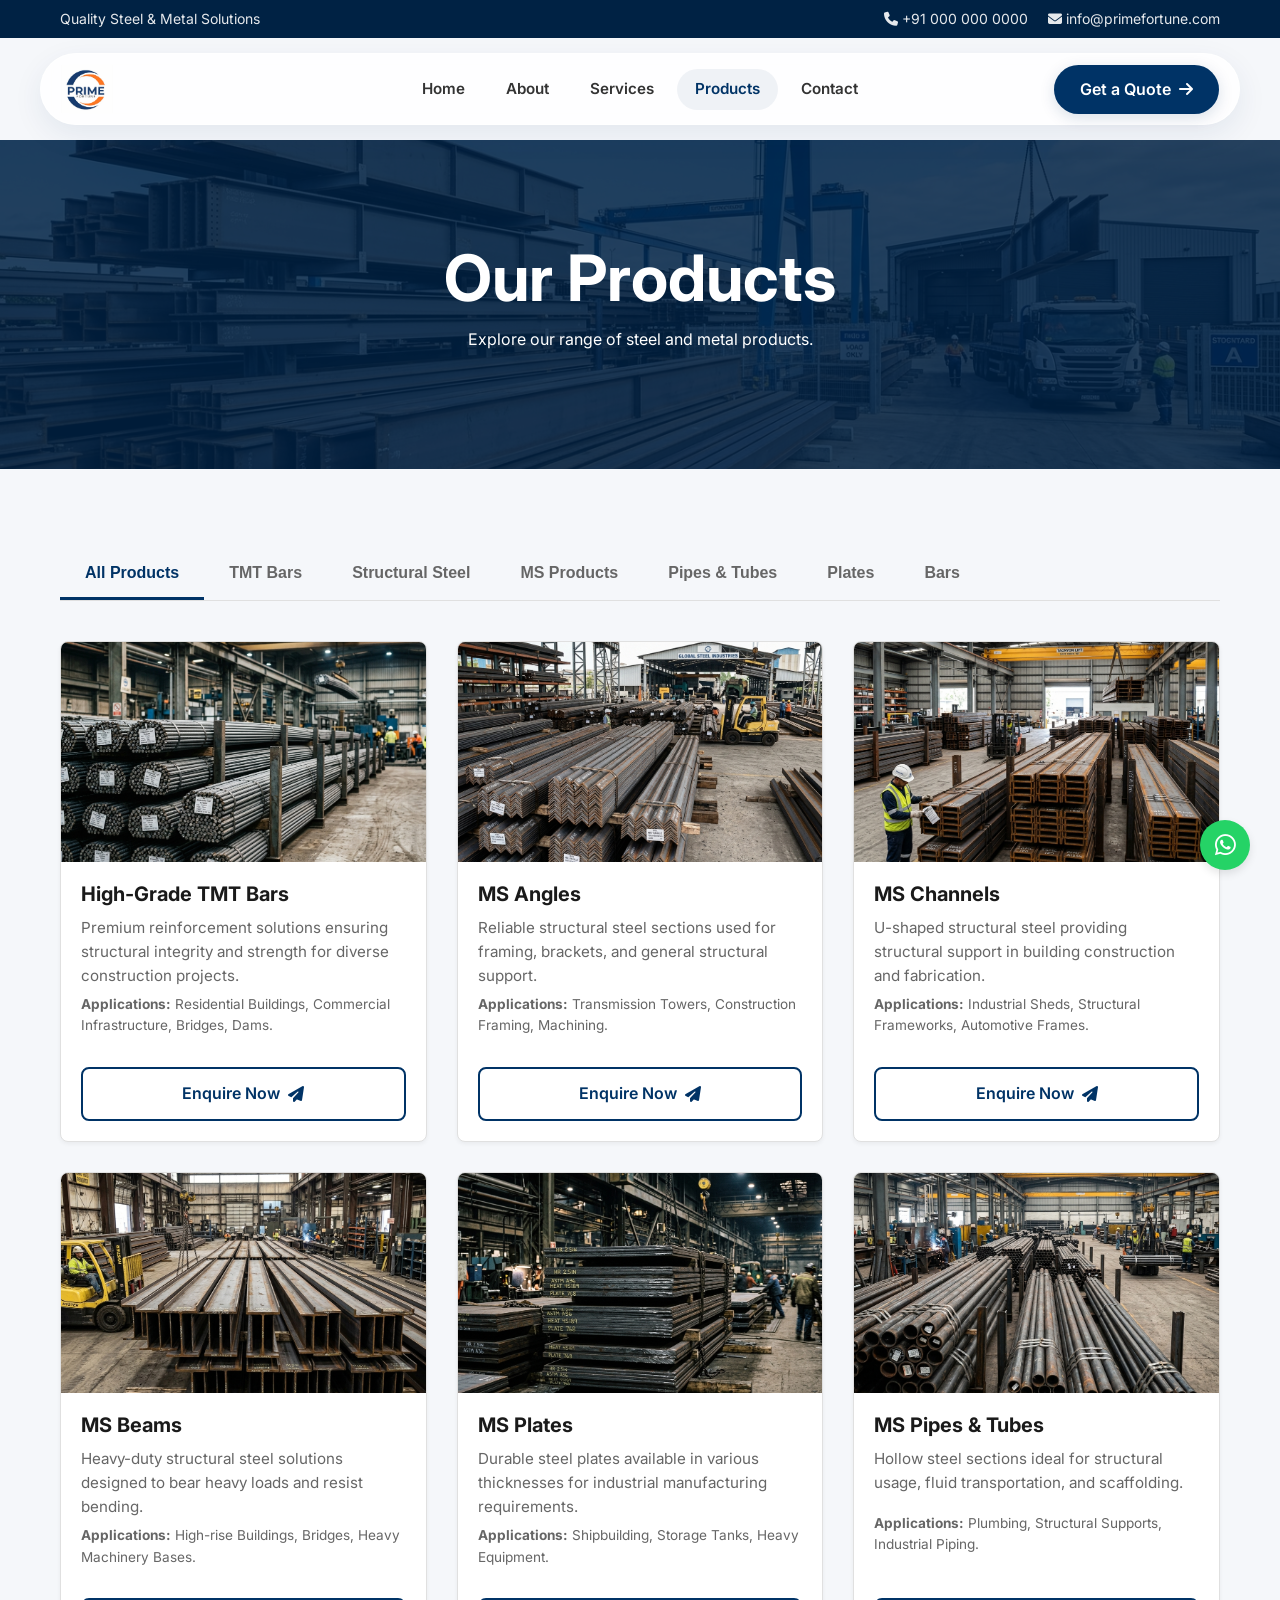
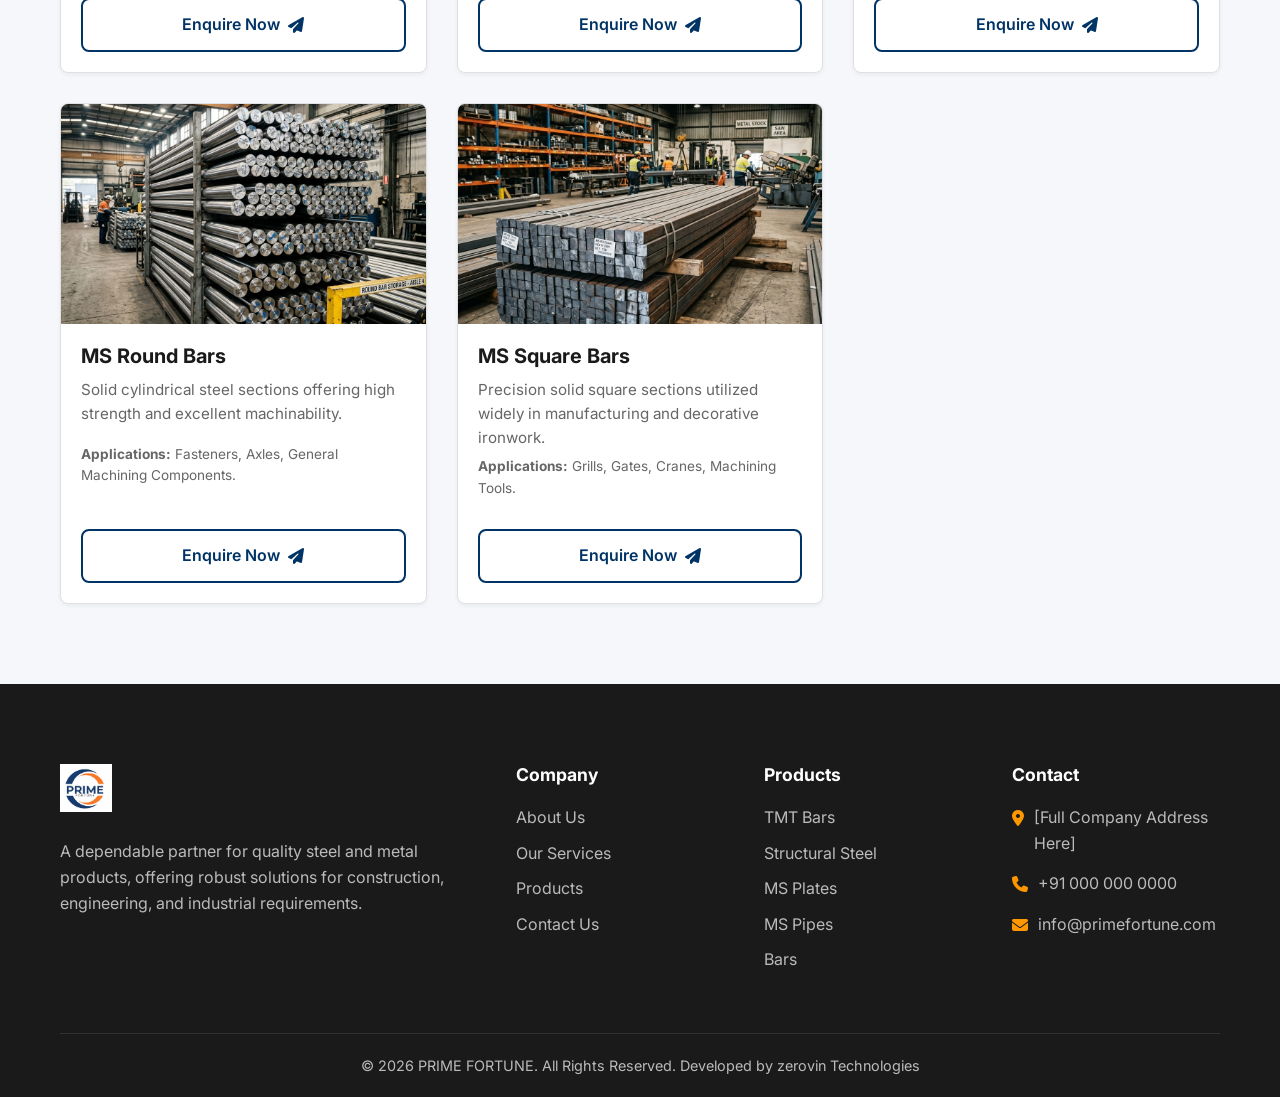
<file: products.html>
<!DOCTYPE html>
<html lang="en">
<head>
    <meta charset="UTF-8">
    <meta name="viewport" content="width=device-width, initial-scale=1.0">
    <title>Steel Products | TMT Bars, Plates, Pipes & Structural Steel</title>
    <meta name="description" content="Explore our extensive range of quality steel and metal products, including TMT bars, structural steel, MS plates, pipes, and round/square bars.">
    
    <link rel="preconnect" href="https://fonts.googleapis.com">
    <link rel="preconnect" href="https://fonts.gstatic.com" crossorigin>
    <link href="https://fonts.googleapis.com/css2?family=Inter:wght@400;500;600;700;800&display=swap" rel="stylesheet">
    <link rel="stylesheet" href="https://cdnjs.cloudflare.com/ajax/libs/font-awesome/6.4.0/css/all.min.css">
    <link rel="stylesheet" href="css/style.css">
</head>
<body>

    <!-- Top Bar & Header -->
    <div class="top-bar">
        <div class="container">
            <div class="top-bar-left">Quality Steel & Metal Solutions</div>
            <div class="top-bar-contact">
                <a href="tel:+910000000000"><i class="fa-solid fa-phone"></i> +91 000 000 0000</a>
                <a href="mailto:info@primefortune.com"><i class="fa-solid fa-envelope"></i> info@primefortune.com</a>
            </div>
        </div>
    </div>

    <header class="header">
        <div class="container header-inner">
            <a href="index.html" class="logo">
                <img src="assets/images/logo.jpeg" alt="PRIME FORTUNE">
            </a>
            <nav class="nav-menu">
                <a href="index.html" class="nav-link">Home</a>
                <a href="about.html" class="nav-link">About</a>
                <a href="services.html" class="nav-link">Services</a>
                <a href="products.html" class="nav-link active">Products</a>
                <a href="contact.html" class="nav-link">Contact</a>
            </nav>
            <div class="header-right">
                <a href="contact.html" class="btn btn-primary d-desktop">Get a Quote <i class="fa-solid fa-arrow-right"></i></a>
                <button class="mobile-toggle"><i class="fa-solid fa-bars"></i></button>
            </div>
        </div>
    </header>

    <!-- Page Header -->
    <div class="page-header" style="background-image: url('assets/images/banner_bg.jpg');">
        <div class="container">
            <h1>Our Products</h1>
            <p>Explore our range of steel and metal products.</p>
        </div>
    </div>

    <!-- Products Catalogue -->
    <section class="section-padding" style="background-color: var(--light);">
        <div class="container">
            
            <div class="product-tabs">
                <button class="tab-btn active" data-target="tab-all">All Products</button>
                <button class="tab-btn" data-target="tab-tmt">TMT Bars</button>
                <button class="tab-btn" data-target="tab-structural">Structural Steel</button>
                <button class="tab-btn" data-target="tab-ms">MS Products</button>
                <button class="tab-btn" data-target="tab-pipes">Pipes & Tubes</button>
                <button class="tab-btn" data-target="tab-plates">Plates</button>
                <button class="tab-btn" data-target="tab-bars">Bars</button>
            </div>

            <!-- Tab Content: ALL (Using product-grid) -->
            <div id="tab-all" class="tab-content" style="display: block;">
                <div class="product-grid">
                    
                    <div class="product-card">
                        <div class="product-img">
                            <img src="assets/images/tmt_bars.png" alt="TMT Bars">
                        </div>
                        <div class="product-info">
                            <h3>High-Grade TMT Bars</h3>
                            <p>Premium reinforcement solutions ensuring structural integrity and strength for diverse construction projects.</p>
                            <p class="text-muted" style="font-size: 0.85rem; margin-top: -10px;"><strong>Applications:</strong> Residential Buildings, Commercial Infrastructure, Bridges, Dams.</p>
                            <a href="contact.html?product=TMT" class="btn btn-secondary" style="width: 100%; margin-top: 15px;">Enquire Now <i class="fa-solid fa-paper-plane"></i></a>
                        </div>
                    </div>

                    <div class="product-card">
                        <div class="product-img">
                            <img src="assets/images/ms_angles.png" alt="MS Angles">
                        </div>
                        <div class="product-info">
                            <h3>MS Angles</h3>
                            <p>Reliable structural steel sections used for framing, brackets, and general structural support.</p>
                            <p class="text-muted" style="font-size: 0.85rem; margin-top: -10px;"><strong>Applications:</strong> Transmission Towers, Construction Framing, Machining.</p>
                            <a href="contact.html?product=MS-Angles" class="btn btn-secondary" style="width: 100%; margin-top: 15px;">Enquire Now <i class="fa-solid fa-paper-plane"></i></a>
                        </div>
                    </div>

                    <div class="product-card">
                        <div class="product-img">
                            <img src="assets/images/ms_channels.png" alt="MS Channels">
                        </div>
                        <div class="product-info">
                            <h3>MS Channels</h3>
                            <p>U-shaped structural steel providing structural support in building construction and fabrication.</p>
                            <p class="text-muted" style="font-size: 0.85rem; margin-top: -10px;"><strong>Applications:</strong> Industrial Sheds, Structural Frameworks, Automotive Frames.</p>
                            <a href="contact.html?product=MS-Channels" class="btn btn-secondary" style="width: 100%; margin-top: 15px;">Enquire Now <i class="fa-solid fa-paper-plane"></i></a>
                        </div>
                    </div>

                    <div class="product-card">
                        <div class="product-img">
                            <img src="assets/images/ms_beams.png" alt="MS Beams">
                        </div>
                        <div class="product-info">
                            <h3>MS Beams</h3>
                            <p>Heavy-duty structural steel solutions designed to bear heavy loads and resist bending.</p>
                            <p class="text-muted" style="font-size: 0.85rem; margin-top: -10px;"><strong>Applications:</strong> High-rise Buildings, Bridges, Heavy Machinery Bases.</p>
                            <a href="contact.html?product=MS-Beams" class="btn btn-secondary" style="width: 100%; margin-top: 15px;">Enquire Now <i class="fa-solid fa-paper-plane"></i></a>
                        </div>
                    </div>

                    <div class="product-card">
                        <div class="product-img">
                            <img src="assets/images/ms_plates.png" alt="MS Plates">
                        </div>
                        <div class="product-info">
                            <h3>MS Plates</h3>
                            <p>Durable steel plates available in various thicknesses for industrial manufacturing requirements.</p>
                            <p class="text-muted" style="font-size: 0.85rem; margin-top: -10px;"><strong>Applications:</strong> Shipbuilding, Storage Tanks, Heavy Equipment.</p>
                            <a href="contact.html?product=MS-Plates" class="btn btn-secondary" style="width: 100%; margin-top: 15px;">Enquire Now <i class="fa-solid fa-paper-plane"></i></a>
                        </div>
                    </div>

                    <div class="product-card">
                        <div class="product-img">
                            <img src="assets/images/ms_pipes.png" alt="MS Pipes">
                        </div>
                        <div class="product-info">
                            <h3>MS Pipes & Tubes</h3>
                            <p>Hollow steel sections ideal for structural usage, fluid transportation, and scaffolding.</p>
                            <p class="text-muted" style="font-size: 0.85rem; margin-top: -10px;"><strong>Applications:</strong> Plumbing, Structural Supports, Industrial Piping.</p>
                            <a href="contact.html?product=MS-Pipes" class="btn btn-secondary" style="width: 100%; margin-top: 15px;">Enquire Now <i class="fa-solid fa-paper-plane"></i></a>
                        </div>
                    </div>

                    <div class="product-card">
                        <div class="product-img">
                            <img src="assets/images/ms_round_bars.png" alt="MS Round Bars">
                        </div>
                        <div class="product-info">
                            <h3>MS Round Bars</h3>
                            <p>Solid cylindrical steel sections offering high strength and excellent machinability.</p>
                            <p class="text-muted" style="font-size: 0.85rem; margin-top: -10px;"><strong>Applications:</strong> Fasteners, Axles, General Machining Components.</p>
                            <a href="contact.html?product=MS-Round-Bars" class="btn btn-secondary" style="width: 100%; margin-top: 15px;">Enquire Now <i class="fa-solid fa-paper-plane"></i></a>
                        </div>
                    </div>

                    <div class="product-card">
                        <div class="product-img">
                            <img src="assets/images/ms_square_bars.png" alt="MS Square Bars">
                        </div>
                        <div class="product-info">
                            <h3>MS Square Bars</h3>
                            <p>Precision solid square sections utilized widely in manufacturing and decorative ironwork.</p>
                            <p class="text-muted" style="font-size: 0.85rem; margin-top: -10px;"><strong>Applications:</strong> Grills, Gates, Cranes, Machining Tools.</p>
                            <a href="contact.html?product=MS-Square-Bars" class="btn btn-secondary" style="width: 100%; margin-top: 15px;">Enquire Now <i class="fa-solid fa-paper-plane"></i></a>
                        </div>
                    </div>

                </div>
            </div>

            <!-- Empty states for other tabs to demonstrate tab switching -->
            <div id="tab-tmt" class="tab-content" style="display: none;">
                <div class="product-grid">
                    <div class="product-card">
                        <div class="product-img">
                            <img src="assets/images/tmt_bars.png" alt="TMT Bars">
                        </div>
                        <div class="product-info">
                            <h3>High-Grade TMT Bars</h3>
                            <p>Premium reinforcement solutions ensuring structural integrity and strength for diverse construction projects.</p>
                            <p class="text-muted" style="font-size: 0.85rem; margin-top: -10px;"><strong>Applications:</strong> Residential Buildings, Commercial Infrastructure, Bridges, Dams.</p>
                            <a href="contact.html?product=TMT" class="btn btn-secondary" style="width: 100%; margin-top: 15px;">Enquire Now <i class="fa-solid fa-paper-plane"></i></a>
                        </div>
                    </div>
                </div>
            </div>

            <div id="tab-structural" class="tab-content" style="display: none;">
                <div class="product-grid">
                    <div class="product-card">
                        <div class="product-img">
                            <img src="assets/images/ms_angles.png" alt="MS Angles">
                        </div>
                        <div class="product-info">
                            <h3>MS Angles</h3>
                            <p>Reliable structural steel sections used for framing, brackets, and general structural support.</p>
                            <p class="text-muted" style="font-size: 0.85rem; margin-top: -10px;"><strong>Applications:</strong> Transmission Towers, Construction Framing, Machining.</p>
                            <a href="contact.html?product=MS-Angles" class="btn btn-secondary" style="width: 100%; margin-top: 15px;">Enquire Now <i class="fa-solid fa-paper-plane"></i></a>
                        </div>
                    </div>
                    <div class="product-card">
                        <div class="product-img">
                            <img src="assets/images/ms_channels.png" alt="MS Channels">
                        </div>
                        <div class="product-info">
                            <h3>MS Channels</h3>
                            <p>U-shaped structural steel providing structural support in building construction and fabrication.</p>
                            <p class="text-muted" style="font-size: 0.85rem; margin-top: -10px;"><strong>Applications:</strong> Industrial Sheds, Structural Frameworks, Automotive Frames.</p>
                            <a href="contact.html?product=MS-Channels" class="btn btn-secondary" style="width: 100%; margin-top: 15px;">Enquire Now <i class="fa-solid fa-paper-plane"></i></a>
                        </div>
                    </div>
                    <div class="product-card">
                        <div class="product-img">
                            <img src="assets/images/ms_beams.png" alt="MS Beams">
                        </div>
                        <div class="product-info">
                            <h3>MS Beams</h3>
                            <p>Heavy-duty structural steel solutions designed to bear heavy loads and resist bending.</p>
                            <p class="text-muted" style="font-size: 0.85rem; margin-top: -10px;"><strong>Applications:</strong> High-rise Buildings, Bridges, Heavy Machinery Bases.</p>
                            <a href="contact.html?product=MS-Beams" class="btn btn-secondary" style="width: 100%; margin-top: 15px;">Enquire Now <i class="fa-solid fa-paper-plane"></i></a>
                        </div>
                    </div>
                </div>
            </div>

            <div id="tab-ms" class="tab-content" style="display: none;">
                <p class="text-center text-muted" style="padding: 40px;">Select a specific product category to view detailed items.</p>
            </div>
            <div id="tab-pipes" class="tab-content" style="display: none;">
                <p class="text-center text-muted" style="padding: 40px;">Select a specific product category to view detailed items.</p>
            </div>
            <div id="tab-plates" class="tab-content" style="display: none;">
                <p class="text-center text-muted" style="padding: 40px;">Select a specific product category to view detailed items.</p>
            </div>
            <div id="tab-bars" class="tab-content" style="display: none;">
                <p class="text-center text-muted" style="padding: 40px;">Select a specific product category to view detailed items.</p>
            </div>

        </div>
    </section>

    <!-- Footer -->
    <footer class="footer">
        <!-- Footer Content identical to index.html -->
        <div class="container">
            <div class="footer-top">
                <div class="footer-col">
                    <a href="index.html" class="footer-logo">
                        <img src="assets/images/logo.jpeg" alt="PRIME FORTUNE">
                    </a>
                    <p>A dependable partner for quality steel and metal products, offering robust solutions for construction, engineering, and industrial requirements.</p>
                </div>
                <div class="footer-col">
                    <h4>Company</h4>
                    <div class="footer-links">
                        <a href="about.html">About Us</a>
                        <a href="services.html">Our Services</a>
                        <a href="products.html">Products</a>
                        <a href="contact.html">Contact Us</a>
                    </div>
                </div>
                <div class="footer-col">
                    <h4>Products</h4>
                    <div class="footer-links">
                        <a href="products.html">TMT Bars</a>
                        <a href="products.html">Structural Steel</a>
                        <a href="products.html">MS Plates</a>
                        <a href="products.html">MS Pipes</a>
                        <a href="products.html">Bars</a>
                    </div>
                </div>
                <div class="footer-col">
                    <h4>Contact</h4>
                    <ul class="footer-contact">
                        <li><i class="fa-solid fa-location-dot"></i> <span>[Full Company Address Here]</span></li>
                        <li><i class="fa-solid fa-phone"></i> <span>+91 000 000 0000</span></li>
                        <li><i class="fa-solid fa-envelope"></i> <span>info@primefortune.com</span></li>
                    </ul>
                </div>
            </div>
            <div class="footer-bottom">
                <p>&copy; 2026 PRIME FORTUNE. All Rights Reserved. Developed by zerovin Technologies</p>
            </div>
        </div>
    </footer>

    <!-- FABs -->
    <div class="fab-container">
        <a href="https://wa.me/910000000000" class="fab fab-whatsapp" title="Chat on WhatsApp"><i class="fa-brands fa-whatsapp"></i></a>
    </div>

    <script src="js/main.js"></script>
</body>
</html>
</file>
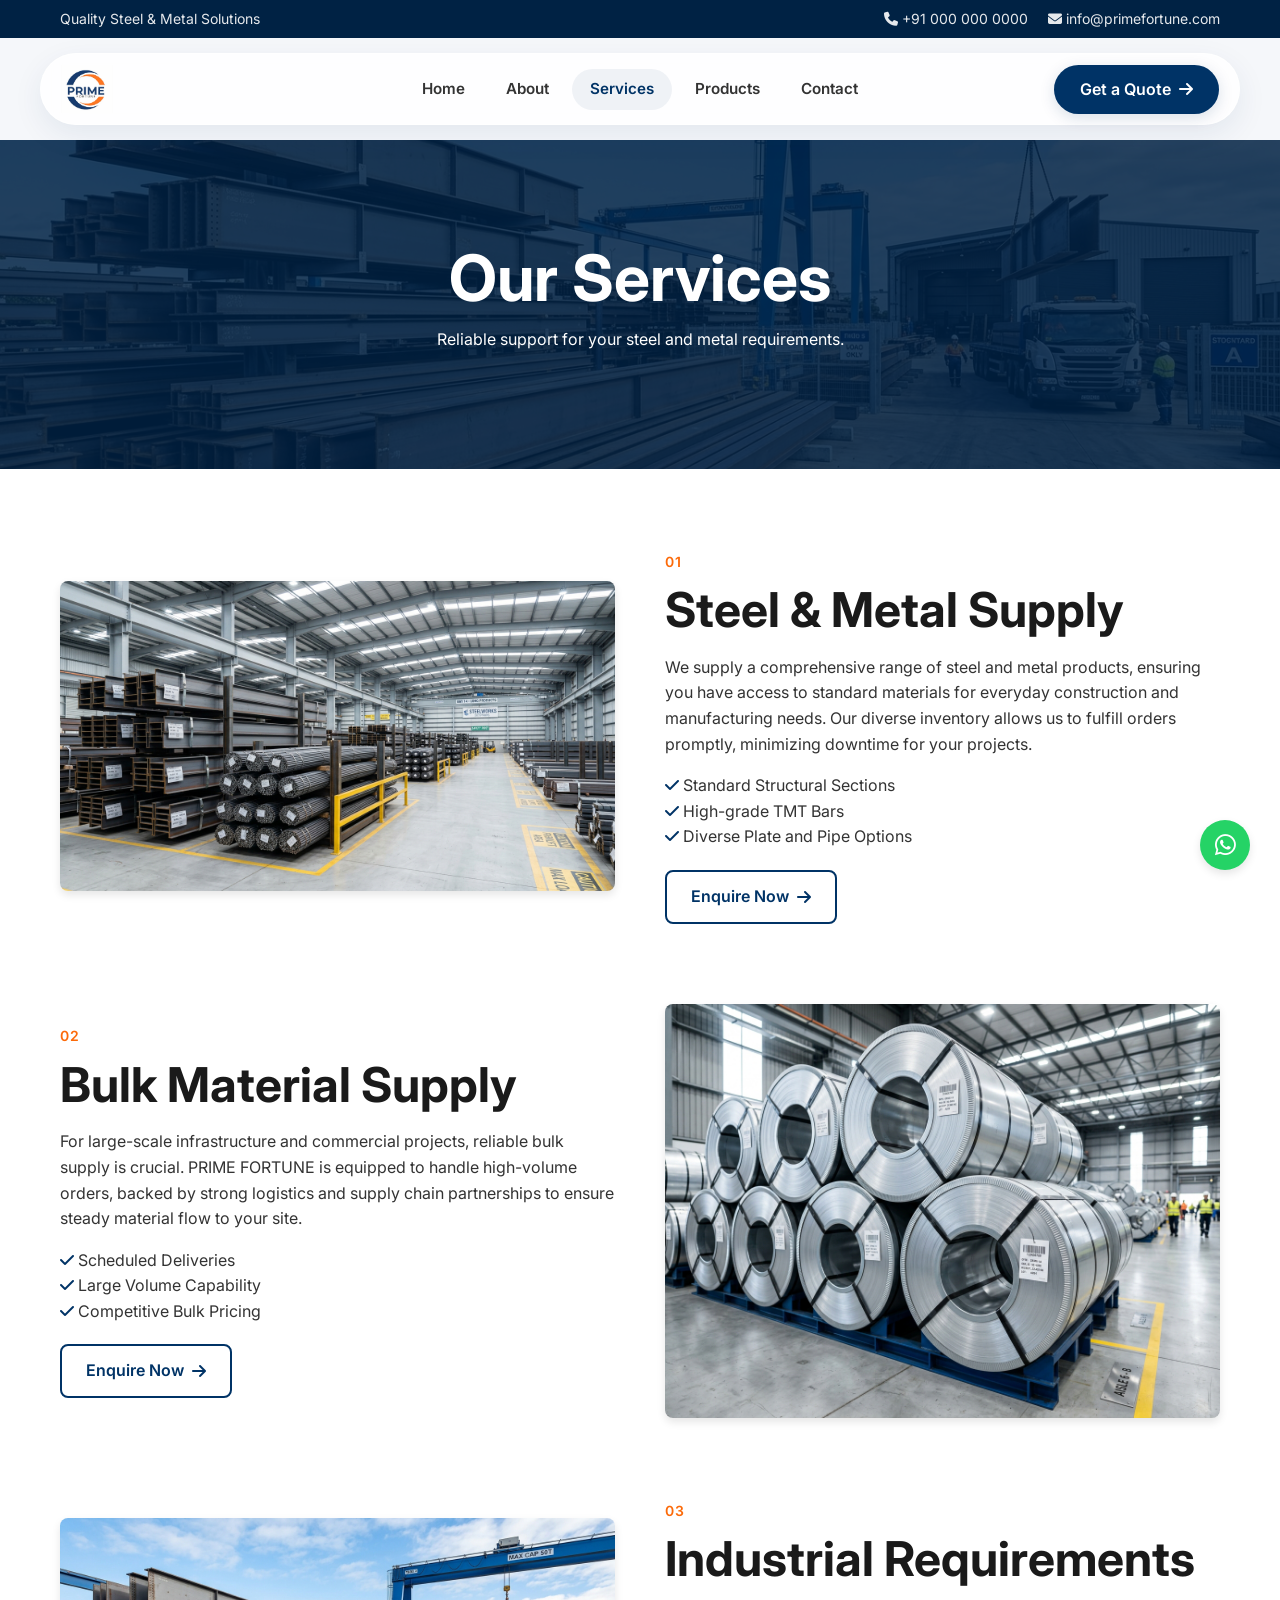
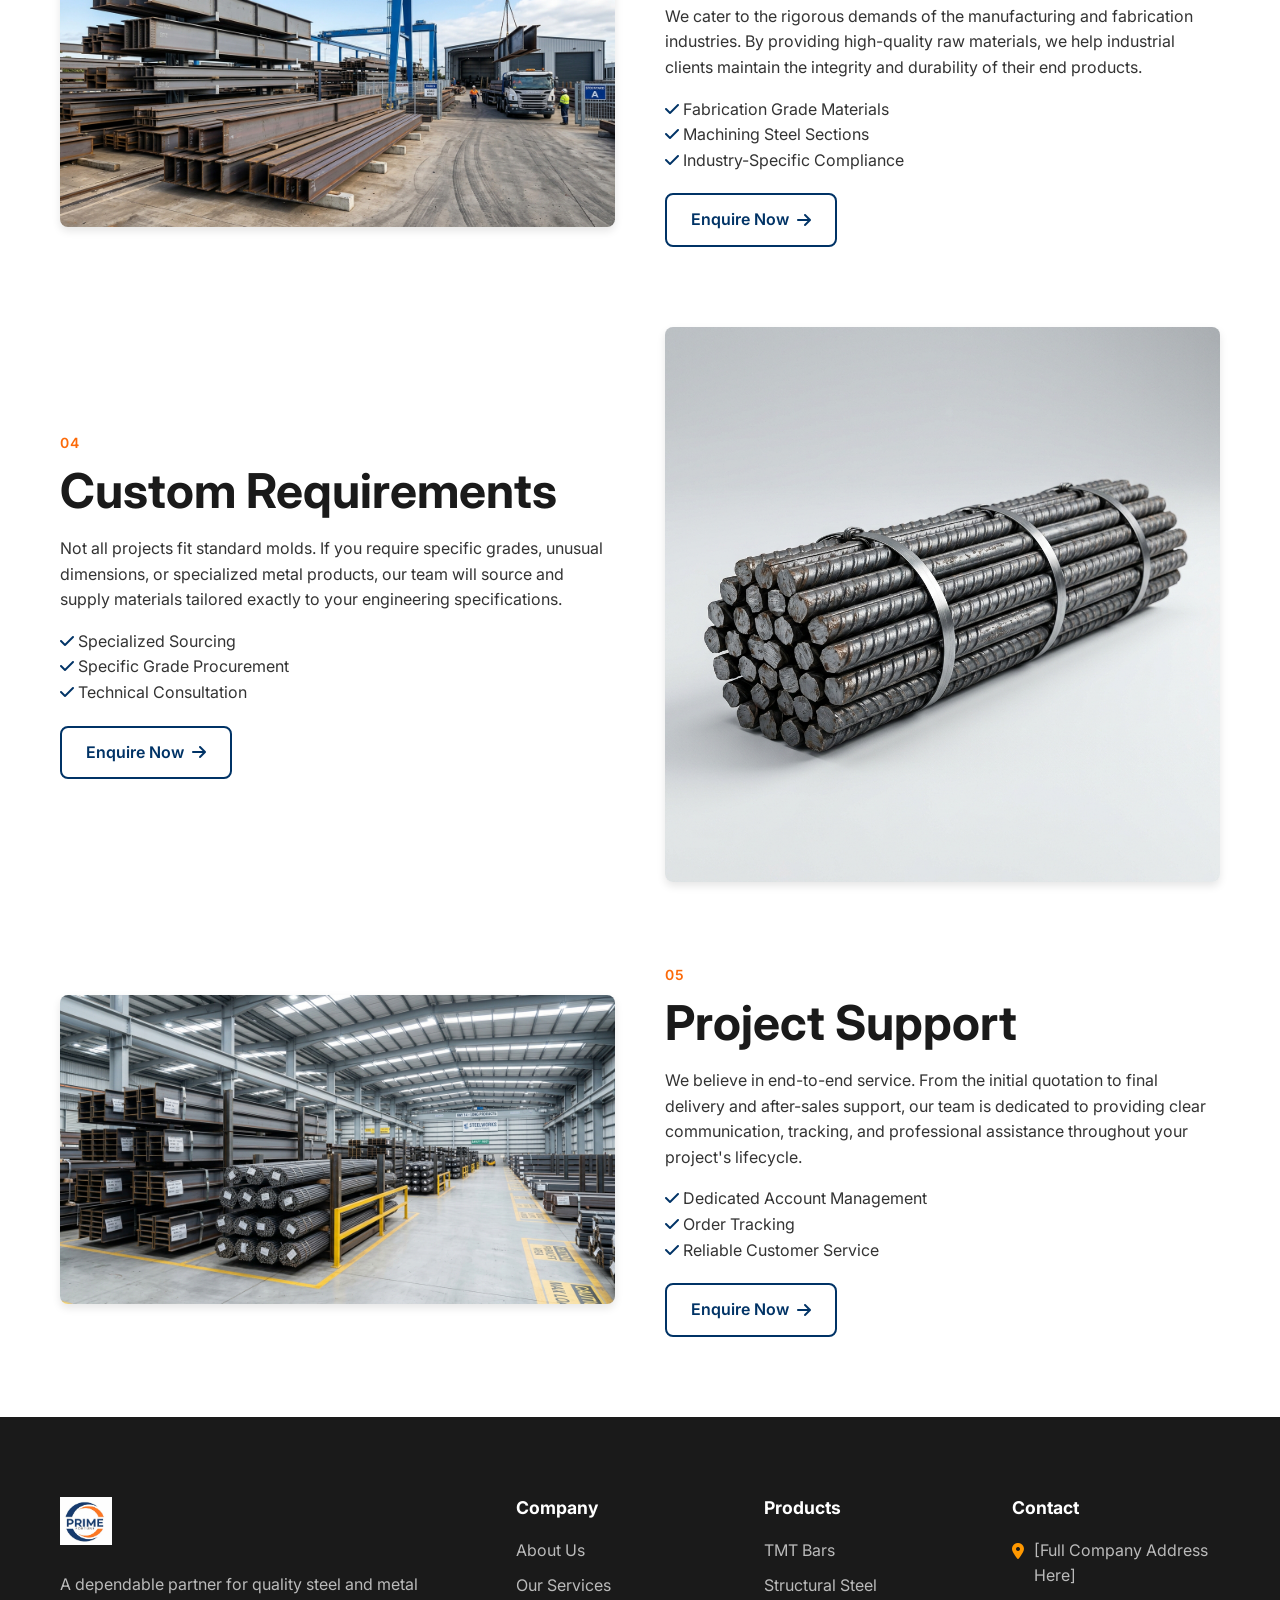
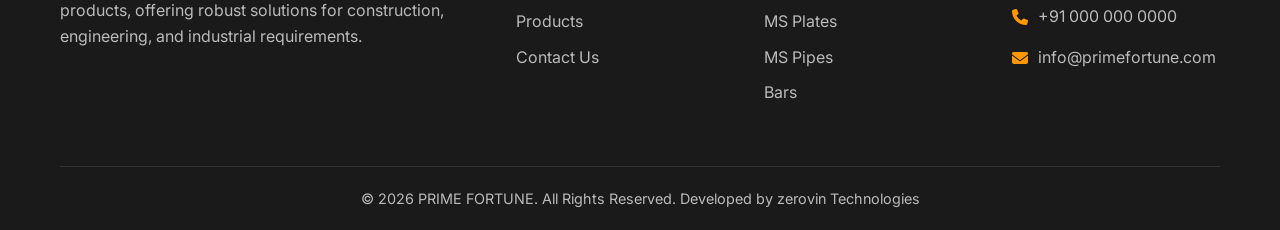
<file: services.html>
<!DOCTYPE html>
<html lang="en">
<head>
    <meta charset="UTF-8">
    <meta name="viewport" content="width=device-width, initial-scale=1.0">
    <title>Steel & Metal Services | PRIME FORTUNE</title>
    <meta name="description" content="Reliable support and comprehensive services for your steel and metal requirements, including bulk supply, custom orders, and industrial solutions.">
    
    <link rel="preconnect" href="https://fonts.googleapis.com">
    <link rel="preconnect" href="https://fonts.gstatic.com" crossorigin>
    <link href="https://fonts.googleapis.com/css2?family=Inter:wght@400;500;600;700;800&display=swap" rel="stylesheet">
    <link rel="stylesheet" href="https://cdnjs.cloudflare.com/ajax/libs/font-awesome/6.4.0/css/all.min.css">
    <link rel="stylesheet" href="css/style.css">
</head>
<body>

    <!-- Top Bar & Header -->
    <div class="top-bar">
        <div class="container">
            <div class="top-bar-left">Quality Steel & Metal Solutions</div>
            <div class="top-bar-contact">
                <a href="tel:+910000000000"><i class="fa-solid fa-phone"></i> +91 000 000 0000</a>
                <a href="mailto:info@primefortune.com"><i class="fa-solid fa-envelope"></i> info@primefortune.com</a>
            </div>
        </div>
    </div>

    <header class="header">
        <div class="container header-inner">
            <a href="index.html" class="logo">
                <img src="assets/images/logo.jpeg" alt="PRIME FORTUNE">
            </a>
            <nav class="nav-menu">
                <a href="index.html" class="nav-link">Home</a>
                <a href="about.html" class="nav-link">About</a>
                <a href="services.html" class="nav-link active">Services</a>
                <a href="products.html" class="nav-link">Products</a>
                <a href="contact.html" class="nav-link">Contact</a>
            </nav>
            <div class="header-right">
                <a href="contact.html" class="btn btn-primary d-desktop">Get a Quote <i class="fa-solid fa-arrow-right"></i></a>
                <button class="mobile-toggle"><i class="fa-solid fa-bars"></i></button>
            </div>
        </div>
    </header>

    <!-- Page Header -->
    <div class="page-header" style="background-image: url('assets/images/banner_bg.jpg');">
        <div class="container">
            <h1>Our Services</h1>
            <p>Reliable support for your steel and metal requirements.</p>
        </div>
    </div>

    <!-- Services Details -->
    <section class="section-padding" style="background-color: var(--white);">
        <div class="container">
            
            <!-- 01 -->
            <div class="about-section" style="margin-bottom: 80px;">
                <div class="about-image">
                    <img src="assets/images/hero_bg.jpg" alt="Steel Supply" style="border-radius: var(--radius); box-shadow: var(--shadow-md);">
                </div>
                <div class="about-text">
                    <span class="section-label">01</span>
                    <h2>Steel & Metal Supply</h2>
                    <p>We supply a comprehensive range of steel and metal products, ensuring you have access to standard materials for everyday construction and manufacturing needs. Our diverse inventory allows us to fulfill orders promptly, minimizing downtime for your projects.</p>
                    <ul style="margin-bottom: 20px;">
                        <li><i class="fa-solid fa-check text-primary"></i> Standard Structural Sections</li>
                        <li><i class="fa-solid fa-check text-primary"></i> High-grade TMT Bars</li>
                        <li><i class="fa-solid fa-check text-primary"></i> Diverse Plate and Pipe Options</li>
                    </ul>
                    <a href="contact.html" class="btn btn-secondary">Enquire Now <i class="fa-solid fa-arrow-right"></i></a>
                </div>
            </div>

            <!-- 02 -->
            <div class="about-section reverse" style="margin-bottom: 80px;">
                <div class="about-image">
                    <img src="assets/images/about_img.jpg" alt="Bulk Supply" style="border-radius: var(--radius); box-shadow: var(--shadow-md);">
                </div>
                <div class="about-text">
                    <span class="section-label">02</span>
                    <h2>Bulk Material Supply</h2>
                    <p>For large-scale infrastructure and commercial projects, reliable bulk supply is crucial. PRIME FORTUNE is equipped to handle high-volume orders, backed by strong logistics and supply chain partnerships to ensure steady material flow to your site.</p>
                    <ul style="margin-bottom: 20px;">
                        <li><i class="fa-solid fa-check text-primary"></i> Scheduled Deliveries</li>
                        <li><i class="fa-solid fa-check text-primary"></i> Large Volume Capability</li>
                        <li><i class="fa-solid fa-check text-primary"></i> Competitive Bulk Pricing</li>
                    </ul>
                    <a href="contact.html" class="btn btn-secondary">Enquire Now <i class="fa-solid fa-arrow-right"></i></a>
                </div>
            </div>

            <!-- 03 -->
            <div class="about-section" style="margin-bottom: 80px;">
                <div class="about-image">
                    <img src="assets/images/banner_bg.jpg" alt="Industrial Requirements" style="border-radius: var(--radius); box-shadow: var(--shadow-md);">
                </div>
                <div class="about-text">
                    <span class="section-label">03</span>
                    <h2>Industrial Requirements</h2>
                    <p>We cater to the rigorous demands of the manufacturing and fabrication industries. By providing high-quality raw materials, we help industrial clients maintain the integrity and durability of their end products.</p>
                    <ul style="margin-bottom: 20px;">
                        <li><i class="fa-solid fa-check text-primary"></i> Fabrication Grade Materials</li>
                        <li><i class="fa-solid fa-check text-primary"></i> Machining Steel Sections</li>
                        <li><i class="fa-solid fa-check text-primary"></i> Industry-Specific Compliance</li>
                    </ul>
                    <a href="contact.html" class="btn btn-secondary">Enquire Now <i class="fa-solid fa-arrow-right"></i></a>
                </div>
            </div>

            <!-- 04 -->
            <div class="about-section reverse" style="margin-bottom: 80px;">
                <div class="about-image">
                    <img src="assets/images/product_img.jpg" alt="Custom Requirements" style="border-radius: var(--radius); box-shadow: var(--shadow-md);">
                </div>
                <div class="about-text">
                    <span class="section-label">04</span>
                    <h2>Custom Requirements</h2>
                    <p>Not all projects fit standard molds. If you require specific grades, unusual dimensions, or specialized metal products, our team will source and supply materials tailored exactly to your engineering specifications.</p>
                    <ul style="margin-bottom: 20px;">
                        <li><i class="fa-solid fa-check text-primary"></i> Specialized Sourcing</li>
                        <li><i class="fa-solid fa-check text-primary"></i> Specific Grade Procurement</li>
                        <li><i class="fa-solid fa-check text-primary"></i> Technical Consultation</li>
                    </ul>
                    <a href="contact.html" class="btn btn-secondary">Enquire Now <i class="fa-solid fa-arrow-right"></i></a>
                </div>
            </div>

            <!-- 05 -->
            <div class="about-section">
                <div class="about-image">
                    <img src="assets/images/hero_bg.jpg" alt="Project Support" style="border-radius: var(--radius); box-shadow: var(--shadow-md);">
                </div>
                <div class="about-text">
                    <span class="section-label">05</span>
                    <h2>Project Support</h2>
                    <p>We believe in end-to-end service. From the initial quotation to final delivery and after-sales support, our team is dedicated to providing clear communication, tracking, and professional assistance throughout your project's lifecycle.</p>
                    <ul style="margin-bottom: 20px;">
                        <li><i class="fa-solid fa-check text-primary"></i> Dedicated Account Management</li>
                        <li><i class="fa-solid fa-check text-primary"></i> Order Tracking</li>
                        <li><i class="fa-solid fa-check text-primary"></i> Reliable Customer Service</li>
                    </ul>
                    <a href="contact.html" class="btn btn-secondary">Enquire Now <i class="fa-solid fa-arrow-right"></i></a>
                </div>
            </div>

        </div>
    </section>

    <!-- Footer -->
    <footer class="footer">
        <div class="container">
            <div class="footer-top">
                <div class="footer-col">
                    <a href="index.html" class="footer-logo">
                        <img src="assets/images/logo.jpeg" alt="PRIME FORTUNE">
                    </a>
                    <p>A dependable partner for quality steel and metal products, offering robust solutions for construction, engineering, and industrial requirements.</p>
                </div>
                <div class="footer-col">
                    <h4>Company</h4>
                    <div class="footer-links">
                        <a href="about.html">About Us</a>
                        <a href="services.html">Our Services</a>
                        <a href="products.html">Products</a>
                        <a href="contact.html">Contact Us</a>
                    </div>
                </div>
                <div class="footer-col">
                    <h4>Products</h4>
                    <div class="footer-links">
                        <a href="products.html">TMT Bars</a>
                        <a href="products.html">Structural Steel</a>
                        <a href="products.html">MS Plates</a>
                        <a href="products.html">MS Pipes</a>
                        <a href="products.html">Bars</a>
                    </div>
                </div>
                <div class="footer-col">
                    <h4>Contact</h4>
                    <ul class="footer-contact">
                        <li><i class="fa-solid fa-location-dot"></i> <span>[Full Company Address Here]</span></li>
                        <li><i class="fa-solid fa-phone"></i> <span>+91 000 000 0000</span></li>
                        <li><i class="fa-solid fa-envelope"></i> <span>info@primefortune.com</span></li>
                    </ul>
                </div>
            </div>
            <div class="footer-bottom">
                <p>&copy; 2026 PRIME FORTUNE. All Rights Reserved. Developed by zerovin Technologies</p>
            </div>
        </div>
    </footer>

    <!-- FABs -->
    <div class="fab-container">
        <a href="https://wa.me/910000000000" class="fab fab-whatsapp" title="Chat on WhatsApp"><i class="fa-brands fa-whatsapp"></i></a>
    </div>

    <script src="js/main.js"></script>
</body>
</html>
</file>
<file: css/style.css>
:root {
  /* Brand Colors - Replace when logo is provided */
  --primary: #003366;
  --primary-hover: #002244;
  --secondary: #fc6a09;
  --accent: #ff9800;
  
  /* Neutrals */
  --dark: #1a1a1a;
  --light: #f5f7fa;
  --white: #ffffff;
  
  /* Text */
  --text: #333333;
  --muted: #666666;
  
  /* UI Elements */
  --border: #e0e0e0;
  --shadow-sm: 0 2px 4px rgba(0,0,0,0.05);
  --shadow-md: 0 4px 8px rgba(0,0,0,0.1);
  --shadow-lg: 0 10px 20px rgba(0,0,0,0.1);
  
  --radius: 8px;
  --radius-lg: 12px;
  
  --transition: all 0.3s ease;
  
  /* Layout */
  --container: 1200px;
}

* {
  margin: 0;
  padding: 0;
  box-sizing: border-box;
}

body {
  font-family: 'Inter', sans-serif;
  color: var(--text);
  background-color: var(--light);
  line-height: 1.6;
}

a {
  text-decoration: none;
  color: inherit;
  transition: var(--transition);
}

ul {
  list-style: none;
}

img {
  max-width: 100%;
  height: auto;
  display: block;
}

.container {
  max-width: var(--container);
  margin: 0 auto;
  padding: 0 20px;
}

/* Typography */
h1, h2, h3, h4, h5, h6 {
  font-weight: 700;
  line-height: 1.2;
  color: var(--dark);
  margin-bottom: 1rem;
}

h1 { font-size: clamp(2.5rem, 5vw, 4rem); }
h2 { font-size: clamp(2rem, 4vw, 3rem); }
h3 { font-size: clamp(1.5rem, 3vw, 2rem); }

p {
  margin-bottom: 1rem;
}

.text-center { text-align: center; }
.text-muted { color: var(--muted); }
.text-primary { color: var(--primary); }

.section-padding {
  padding: 80px 0;
}

.section-header {
  text-align: center;
  margin-bottom: 3rem;
  max-width: 700px;
  margin-left: auto;
  margin-right: auto;
}

.section-label {
  display: inline-block;
  font-size: 0.875rem;
  font-weight: 600;
  color: var(--secondary);
  text-transform: uppercase;
  letter-spacing: 1px;
  margin-bottom: 0.5rem;
}

/* Buttons */
.btn {
  display: inline-flex;
  align-items: center;
  justify-content: center;
  padding: 12px 24px;
  font-weight: 600;
  border-radius: var(--radius);
  cursor: pointer;
  transition: var(--transition);
  border: 2px solid transparent;
  gap: 8px;
}

.btn-primary {
  background-color: var(--primary);
  color: var(--white);
}

.btn-primary:hover {
  background-color: var(--primary-hover);
  transform: translateY(-2px);
  box-shadow: var(--shadow-md);
}

.btn-secondary {
  background-color: var(--white);
  color: var(--primary);
  border-color: var(--primary);
}

.btn-secondary:hover {
  background-color: var(--primary);
  color: var(--white);
}

.btn-outline {
  background-color: transparent;
  color: var(--white);
  border-color: var(--white);
}

.btn-outline:hover {
  background-color: var(--white);
  color: var(--primary);
}

.btn-white {
  background-color: var(--white);
  color: var(--primary);
  border-color: transparent;
}

.btn-white:hover {
  background-color: var(--light);
  transform: translateY(-2px);
  box-shadow: var(--shadow-md);
}

/* Header */
.top-bar {
  background-color: var(--primary-hover);
  color: rgba(255, 255, 255, 0.9);
  font-size: 0.875rem;
  padding: 8px 0;
}

.top-bar .container {
  display: flex;
  justify-content: space-between;
  align-items: center;
}

.top-bar-contact {
  display: flex;
  gap: 20px;
}

.top-bar-contact a:hover {
  color: var(--accent);
}

.header {
  background-color: rgba(255, 255, 255, 0.85);
  backdrop-filter: blur(12px);
  -webkit-backdrop-filter: blur(12px);
  position: sticky;
  top: 15px;
  z-index: 1000;
  transition: all 0.4s cubic-bezier(0.16, 1, 0.3, 1);
  margin: 15px auto;
  max-width: var(--container);
  width: 96%;
  border-radius: 50px;
  box-shadow: 0 10px 30px rgba(0, 51, 102, 0.08);
  border: 1px solid rgba(255, 255, 255, 0.6);
}

.header.scrolled {
  box-shadow: 0 15px 40px rgba(0, 51, 102, 0.12);
  background-color: rgba(255, 255, 255, 0.95);
  top: 10px;
}

@media (max-width: 768px) {
  .header {
    border-radius: 20px;
    width: 94%;
    margin-top: 10px;
  }
}

.header-inner {
  display: flex;
  justify-content: space-between;
  align-items: center;
  height: 70px;
}

.logo {
  flex: 1;
  font-size: 1.5rem;
  font-weight: 800;
  color: var(--primary);
  display: flex;
  align-items: center;
  gap: 10px;
}

.logo span {
  color: var(--secondary);
}

/* For actual logo image when provided */
.logo img, .footer-logo img {
  height: 48px;
  max-width: 100%;
}

.nav-menu {
  display: flex;
  gap: 5px;
  align-items: center;
  justify-content: center;
}

.nav-link {
  font-weight: 600;
  font-size: 0.95rem;
  color: var(--text);
  position: relative;
  padding: 8px 18px;
  border-radius: 50px;
  transition: all 0.3s ease;
}

.nav-link::after {
  display: none;
}

.nav-link:hover, .nav-link.active {
  color: var(--primary);
  background-color: rgba(0, 51, 102, 0.06);
}

.header-right {
  flex: 1;
  display: flex;
  justify-content: flex-end;
  align-items: center;
  gap: 15px;
}

.header-right .btn {
  border-radius: 50px;
  box-shadow: 0 4px 15px rgba(0, 51, 102, 0.15);
  padding: 10px 24px;
}

.mobile-toggle {
  display: none;
  background: none;
  border: none;
  font-size: 1.5rem;
  color: var(--dark);
  cursor: pointer;
}

/* Hero Section */
.hero {
  position: relative;
  min-height: 85vh;
  display: flex;
  align-items: center;
  overflow: hidden;
}

.hero-bg-slider {
  position: absolute;
  inset: 0;
  width: 100%;
  height: 100%;
  z-index: 1;
}

.hero-bg {
  position: absolute;
  inset: 0;
  width: 100%;
  height: 100%;
  background-size: cover;
  background-position: center;
  opacity: 0;
  transform: scale(1);
  transition: opacity 1.5s ease-in-out;
}

.hero-bg.active {
  opacity: 1;
  animation: zoomInBg 12s linear forwards;
}

@keyframes zoomInBg {
  0% { transform: scale(1); }
  100% { transform: scale(1.15); }
}

.slide-1 { background-image: url('../assets/images/hero_bg.jpg'); }
.slide-2 { background-image: url('../assets/images/hero_bg_2.jpg'); }
.slide-3 { background-image: url('../assets/images/hero_bg_3.jpg'); }

.hero::before {
  content: '';
  position: absolute;
  inset: 0;
  background: rgba(0, 0, 0, 0.65);
  z-index: 2;
}

.hero-content {
  position: relative;
  z-index: 1;
  max-width: 800px;
  margin: 0 auto;
  text-align: center;
  color: var(--white);
}

.hero h1 {
  color: var(--white);
  margin-bottom: 1.5rem;
}

.hero p {
  font-size: 1.125rem;
  margin-bottom: 2rem;
  opacity: 0.9;
}

.hero-buttons {
  display: flex;
  justify-content: center;
  gap: 15px;
}

/* Trust Bar */
.trust-bar {
  background-color: var(--white);
  border-bottom: 1px solid var(--border);
  padding: 30px 0;
  margin-top: -1px; /* Align tight below hero */
}

.trust-grid {
  display: grid;
  grid-template-columns: repeat(4, 1fr);
  gap: 20px;
  text-align: center;
}

.trust-item {
  display: flex;
  flex-direction: column;
  align-items: center;
  gap: 10px;
}

.trust-icon {
  width: 48px;
  height: 48px;
  background-color: rgba(0,51,102,0.05);
  color: var(--primary);
  border-radius: 50%;
  display: flex;
  align-items: center;
  justify-content: center;
  font-size: 1.25rem;
}

.trust-item h4 {
  font-size: 1rem;
  margin-bottom: 0;
  color: var(--dark);
}

/* Products Section */
.products-section {
  background-color: var(--white);
}

.product-filter {
  display: flex;
  justify-content: center;
  flex-wrap: wrap;
  gap: 10px;
  margin-bottom: 40px;
}

.filter-btn {
  background: none;
  border: 1px solid var(--border);
  padding: 8px 16px;
  border-radius: 30px;
  cursor: pointer;
  font-weight: 500;
  color: var(--text);
  transition: var(--transition);
}

.filter-btn:hover, .filter-btn.active {
  background-color: var(--primary);
  color: var(--white);
  border-color: var(--primary);
}

.product-grid {
  display: grid;
  grid-template-columns: repeat(auto-fill, minmax(280px, 1fr));
  gap: 30px;
}

.product-card {
  background: var(--white);
  border-radius: var(--radius);
  overflow: hidden;
  box-shadow: var(--shadow-sm);
  border: 1px solid var(--border);
  transition: var(--transition);
  display: flex;
  flex-direction: column;
}

.product-card:hover {
  transform: translateY(-5px);
  box-shadow: var(--shadow-lg);
  border-color: rgba(0,51,102,0.2);
}

.product-img {
  height: 220px;
  overflow: hidden;
}

.product-img img {
  width: 100%;
  height: 100%;
  object-fit: cover;
  transition: transform 0.5s ease;
}

.product-card:hover .product-img img {
  transform: scale(1.05);
}

.product-info {
  padding: 20px;
  flex-grow: 1;
  display: flex;
  flex-direction: column;
}

.product-info h3 {
  font-size: 1.25rem;
  margin-bottom: 10px;
}

.product-info p {
  color: var(--muted);
  font-size: 0.95rem;
  margin-bottom: 15px;
  flex-grow: 1;
}

.product-link {
  display: inline-flex;
  align-items: center;
  gap: 5px;
  color: var(--primary);
  font-weight: 600;
  margin-top: auto;
}

.product-link:hover {
  color: var(--secondary);
}

/* About Preview */
.about-preview {
  background-color: var(--light);
}

.about-grid {
  display: grid;
  grid-template-columns: 1fr 1fr;
  gap: 50px;
  align-items: center;
}

.about-img {
  border-radius: var(--radius-lg);
  overflow: hidden;
  box-shadow: var(--shadow-md);
  position: relative;
}

.about-img img {
  width: 100%;
  height: auto;
}

.about-img::after {
  content: '';
  position: absolute;
  top: 20px;
  left: 20px;
  right: -20px;
  bottom: -20px;
  border: 3px solid var(--primary);
  border-radius: var(--radius-lg);
  z-index: -1;
}

/* Why Choose Us */
.features-section {
  background-color: var(--white);
}

.features-grid {
  display: grid;
  grid-template-columns: repeat(4, 1fr);
  gap: 30px;
}

.feature-block {
  padding: 30px 20px;
  background-color: var(--light);
  border-radius: var(--radius);
  text-align: center;
  transition: var(--transition);
  border-bottom: 3px solid transparent;
}

.feature-block h3 {
  font-size: 1.1rem;
  margin-bottom: 10px;
}

.feature-block:hover {
  background-color: var(--white);
  box-shadow: var(--shadow-md);
  border-bottom-color: var(--primary);
}

.feature-icon {
  width: 60px;
  height: 60px;
  margin: 0 auto 20px;
  background-color: var(--primary);
  color: var(--white);
  border-radius: var(--radius);
  display: flex;
  align-items: center;
  justify-content: center;
  font-size: 1.5rem;
}

/* Banner */
.image-banner {
  height: 400px;
  background-size: cover;
  background-position: center;
  background-attachment: fixed;
  display: flex;
  align-items: center;
  position: relative;
}

.image-banner::before {
  content: '';
  position: absolute;
  inset: 0;
  background: rgba(0,0,0,0.6);
}

.banner-content {
  position: relative;
  z-index: 1;
  text-align: center;
  color: var(--white);
  width: 100%;
}

.banner-content h2 {
  color: var(--white);
  font-size: clamp(2rem, 4vw, 3.5rem);
  letter-spacing: 2px;
  margin-bottom: 2rem;
}

/* Services */
.services-section {
  background-color: var(--light);
}

.services-grid {
  display: grid;
  grid-template-columns: repeat(2, 1fr);
  gap: 30px;
}

.service-card {
  background-color: var(--white);
  padding: 40px;
  border-radius: var(--radius);
  box-shadow: var(--shadow-sm);
  display: flex;
  gap: 20px;
  transition: var(--transition);
  border: 1px solid var(--border);
}

.service-card:hover {
  transform: translateY(-5px);
  box-shadow: var(--shadow-md);
  border-color: rgba(0,51,102,0.2);
}

.service-card h3 {
  font-size: 1.15rem;
  margin-bottom: 10px;
}

.service-icon {
  font-size: 2.5rem;
  color: var(--primary);
  flex-shrink: 0;
}

/* Trust Stats */
.stats-section {
  background-color: var(--primary);
  color: var(--white);
  padding: 60px 0;
}

.stats-grid {
  display: grid;
  grid-template-columns: repeat(4, 1fr);
  gap: 30px;
  text-align: center;
}

.stat-item h3 {
  color: var(--white);
  font-size: 2.5rem;
  margin-bottom: 5px;
}

.stat-item p {
  font-size: 1.1rem;
  color: rgba(255,255,255,0.8);
  margin-bottom: 0;
}

/* Testimonials */
.testimonials-section {
  background-color: var(--white);
}

.testimonials-grid {
  display: grid;
  grid-template-columns: repeat(3, 1fr);
  gap: 30px;
}

.testimonial-card {
  background-color: var(--light);
  padding: 30px;
  border-radius: var(--radius);
  position: relative;
}

.testimonial-card::before {
  content: '\201C';
  position: absolute;
  top: 10px;
  left: 20px;
  font-size: 4rem;
  color: rgba(0,51,102,0.1);
  line-height: 1;
  font-family: serif;
}

.stars {
  color: #FFD700;
  margin-bottom: 15px;
}

.testimonial-text {
  font-style: italic;
  margin-bottom: 20px;
  position: relative;
  z-index: 1;
}

.testimonial-author h4 {
  margin-bottom: 0;
  font-size: 1rem;
}

.testimonial-author span {
  font-size: 0.85rem;
  color: var(--muted);
}

/* CTA Section */
.cta-section {
  background-color: var(--light);
  border-top: 1px solid var(--border);
  padding: 80px 0;
}

.cta-content {
  background-color: var(--white);
  padding: 60px;
  border-radius: var(--radius-lg);
  box-shadow: var(--shadow-md);
  text-align: center;
  max-width: 800px;
  margin: 0 auto;
}

.cta-buttons {
  display: flex;
  justify-content: center;
  gap: 15px;
  margin-top: 30px;
}

/* Footer */
.footer {
  background-color: var(--dark);
  color: rgba(255,255,255,0.7);
  padding: 80px 0 0;
}

.footer-top {
  display: grid;
  grid-template-columns: 2fr 1fr 1fr 1fr;
  gap: 40px;
  margin-bottom: 60px;
}

.footer-logo {
  color: var(--white);
  font-size: 1.5rem;
  font-weight: 800;
  margin-bottom: 20px;
  display: inline-block;
}

.footer-logo span {
  color: var(--secondary);
}

.footer h4 {
  color: var(--white);
  margin-bottom: 20px;
  font-size: 1.1rem;
}

.footer-links {
  display: flex;
  flex-direction: column;
  gap: 10px;
}

.footer-links a:hover {
  color: var(--accent);
  padding-left: 5px;
}

.footer-contact li {
  display: flex;
  gap: 10px;
  margin-bottom: 15px;
}

.footer-contact i {
  color: var(--accent);
  margin-top: 5px;
}

.footer-bottom {
  padding: 20px 0;
  border-top: 1px solid rgba(255,255,255,0.1);
  text-align: center;
  font-size: 0.9rem;
}

.footer-bottom p {
  margin-bottom: 0;
}

/* Inner Page Header */
.page-header {
  padding: 100px 0;
  background-color: var(--dark);
  color: var(--white);
  text-align: center;
  background-size: cover;
  background-position: center;
  position: relative;
}

.page-header::before {
  content: '';
  position: absolute;
  inset: 0;
  background: rgba(0,34,68,0.85);
}

.page-header .container {
  position: relative;
  z-index: 1;
}

.page-header h1 {
  color: var(--white);
  margin-bottom: 10px;
}

/* Form Styles */
.form-group {
  margin-bottom: 20px;
}

.form-label {
  display: block;
  margin-bottom: 8px;
  font-weight: 500;
  color: var(--dark);
}

.form-control {
  width: 100%;
  padding: 12px 15px;
  border: 1px solid var(--border);
  border-radius: var(--radius);
  font-family: inherit;
  font-size: 1rem;
  transition: var(--transition);
}

.form-control:focus {
  outline: none;
  border-color: var(--primary);
  box-shadow: 0 0 0 3px rgba(0,51,102,0.1);
}

textarea.form-control {
  resize: vertical;
  min-height: 120px;
}

/* Product Catalogue Specific */
.product-tabs {
  display: flex;
  border-bottom: 1px solid var(--border);
  margin-bottom: 40px;
  overflow-x: auto;
}

.tab-btn {
  padding: 15px 25px;
  background: none;
  border: none;
  font-weight: 600;
  font-size: 1rem;
  color: var(--muted);
  cursor: pointer;
  border-bottom: 3px solid transparent;
  white-space: nowrap;
}

.tab-btn:hover, .tab-btn.active {
  color: var(--primary);
  border-bottom-color: var(--primary);
}

/* About Page Specific */
.about-section {
  display: grid;
  grid-template-columns: 1fr 1fr;
  gap: 50px;
  align-items: center;
}

.about-section.reverse {
  direction: rtl;
}

.about-section.reverse > * {
  direction: ltr;
}

/* Contact Page Specific */
.contact-grid {
  display: grid;
  grid-template-columns: 1fr 2fr;
  gap: 50px;
}

.contact-info-card {
  background-color: var(--white);
  padding: 30px;
  border-radius: var(--radius);
  box-shadow: var(--shadow-sm);
  border: 1px solid var(--border);
  margin-bottom: 20px;
}

.contact-info-item {
  display: flex;
  gap: 15px;
  margin-bottom: 25px;
}

.contact-info-item:last-child {
  margin-bottom: 0;
}

.contact-info-item i {
  font-size: 1.5rem;
  color: var(--primary);
}

.contact-form-wrapper {
  background-color: var(--white);
  padding: 40px;
  border-radius: var(--radius);
  box-shadow: var(--shadow-sm);
  border: 1px solid var(--border);
}

.form-row {
  display: grid;
  grid-template-columns: 1fr 1fr;
  gap: 20px;
}

.success-message {
  display: none;
  background-color: #d4edda;
  color: #155724;
  padding: 15px;
  border-radius: var(--radius);
  margin-top: 20px;
  border: 1px solid #c3e6cb;
}

/* Floating Action Buttons */
.fab-container {
  position: fixed;
  bottom: 30px;
  right: 30px;
  display: flex;
  flex-direction: column;
  gap: 15px;
  z-index: 100;
}

.fab {
  width: 50px;
  height: 50px;
  border-radius: 50%;
  display: flex;
  align-items: center;
  justify-content: center;
  color: var(--white);
  font-size: 1.5rem;
  box-shadow: var(--shadow-md);
  transition: var(--transition);
}

.fab:hover {
  transform: translateY(-3px);
  box-shadow: var(--shadow-lg);
}

.fab-whatsapp {
  background-color: #25D366;
}

.fab-call {
  background-color: var(--primary);
}

/* Responsive Design */
@media (max-width: 1280px) {
  /* Inherits from standard */
}

@media (max-width: 1024px) {
  .footer-top {
    grid-template-columns: 1fr 1fr;
  }
  
  .about-grid, .services-grid, .contact-grid {
    grid-template-columns: 1fr;
  }
  
  .about-section {
    grid-template-columns: 1fr;
  }
}

@media (max-width: 768px) {
  .top-bar-contact {
    display: none;
  }
  
  .nav-menu {
    display: none;
    position: absolute;
    top: 100%;
    left: 0;
    right: 0;
    background-color: var(--white);
    flex-direction: column;
    padding: 20px;
    box-shadow: var(--shadow-md);
    align-items: flex-start;
  }
  
  .nav-menu.active {
    display: flex;
  }
  
  .d-desktop {
    display: none !important;
  }
  
  .logo, .header-right {
    flex: none;
  }
  
  .mobile-toggle {
    display: block;
  }
  
  .trust-grid, .features-grid, .stats-grid, .testimonials-grid {
    grid-template-columns: 1fr 1fr;
  }
  
  .hero h1 {
    font-size: 2.5rem;
  }
}

@media (max-width: 480px) {
  .trust-grid, .features-grid, .stats-grid, .testimonials-grid {
    grid-template-columns: 1fr;
  }
  
  .hero-buttons, .cta-buttons {
    flex-direction: column;
  }
  
  .form-row {
    grid-template-columns: 1fr;
  }
  
  .footer-top {
    grid-template-columns: 1fr;
  }
}
</file>
